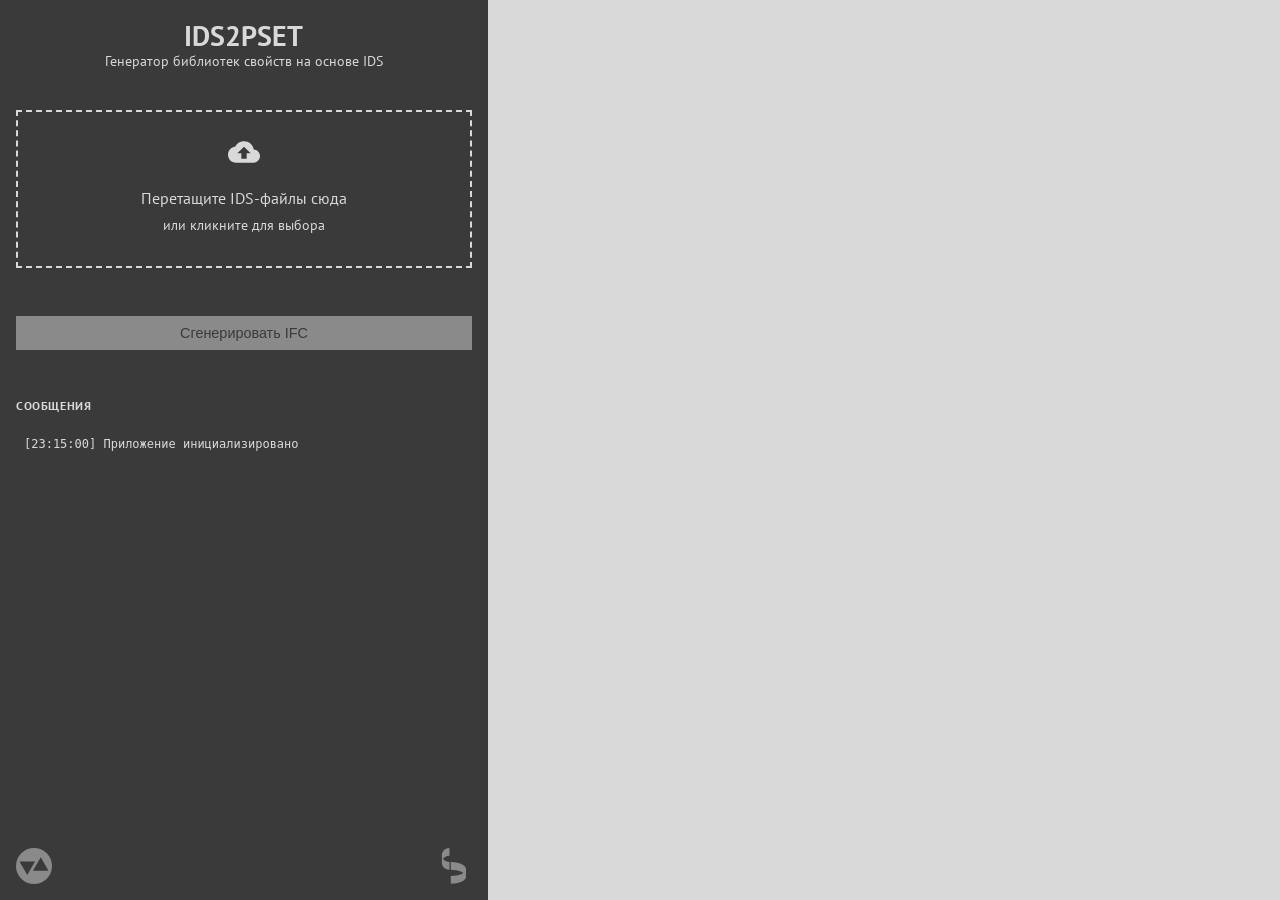
<file: index.html>
<!DOCTYPE html>
<html lang="ru">
<head>
    <meta charset="UTF-8">
    <meta name="viewport" content="width=device-width, initial-scale=1.0">
    <title>IDS2PSET — Генератор библиотек свойств</title>
    <base href="./">
    <link rel="preconnect" href="https://fonts.googleapis.com">
    <link rel="preconnect" href="https://fonts.gstatic.com" crossorigin>
    <link href="https://fonts.googleapis.com/css2?family=PT+Mono&family=PT+Sans:wght@400;700&display=swap" rel="stylesheet">
    <link rel="stylesheet" href="css/style.css?v=17">
    <link rel="icon" href="assets/favicon.svg" type="image/svg+xml">
</head>
<body>
    <div class="app-container">
        <!-- Левая панель: управление и лог -->
        <aside class="sidebar">
            <header class="sidebar__header">
                <h1>IDS2PSET</h1>
                <p>Генератор библиотек свойств на основе IDS</p>
            </header>

            <section class="sidebar__section">
                <!-- <h2 class="sidebar__title">ФАЙЛЫ ДЛЯ ПРОВЕРКИ</h2> -->

                <div class="form-group">
                    <!-- <label>IDS файл:</label> -->
                    <div class="drop-zone" id="drop-zone">
                        <div class="drop-zone__prompt">
                            <svg class="icon" viewBox="0 0 24 24" width="32" height="32">
                                <path fill="currentColor" d="M19.35 10.04C18.67 6.59 15.64 4 12 4 9.11 4 6.6 5.64 5.35 8.04 2.34 8.36 0 10.91 0 14c0 3.31 2.69 6 6 6h13c2.76 0 5-2.24 5-5 0-2.64-2.05-4.78-4.65-4.96zM14 13v4h-4v-4H7l5-5 5 5h-3z"/>
                            </svg>
                            <p>Перетащите IDS-файлы сюда</p>
                            <p class="hint">или кликните для выбора</p>
                        </div>
                        <input type="file" id="file-input" accept=".ids,.xml" multiple hidden>
                    </div>
                </div>

                <!-- Загруженные файлы -->
                <div id="files-list" class="files-list"></div>
            </section>

            <section class="sidebar__section">
                <div class="form-group">
                    <button id="generate-btn" class="btn btn-primary" disabled>Сгенерировать IFC</button>
                </div>
            </section>

            <section class="sidebar__section sidebar__section--grow">
                <h2 class="sidebar__title">СООБЩЕНИЯ</h2>
                <pre id="log-content" class="log-content"></pre>
            </section>

            <footer class="sidebar__footer">
                <div class="contacts">
                    <a
                        href="mailto:vy.dobranov@yandex.ru"
                        aria-label="Contact: Вячеслав Добранов"
                        target="_blank"
                    >
                        <svg
                            width="36"
                            height="36"
                            viewBox="0 0 2000 2000"
                            fill="none"
                            xmlns="http://www.w3.org/2000/svg"
                        >
                            <circle cx="1000" cy="1000" r="1000" fill="#D9D9D9" />
                            <path
                                d="M626 1494L192.987 744L1059.01 744L626 1494Z"
                                fill="#3A3A3A"
                            />
                            <path
                                d="M1374 507L1807.01 1257H940.987L1374 507Z"
                                fill="#3A3A3A"
                            />
                        </svg>
                    </a>
                    <a
                        href="https://ifcopenshell.org/"
                        class="made-in"
                        aria-label="Made with IfcOpenShell"
                        target="_blank"
                    >
                        <svg
                            width="36"
                            height="36"
                            viewBox="0 0 54 80"
                            version="1.1"
                            xmlns="http://www.w3.org/2000/svg"
                            xmlns:xlink="http://www.w3.org/1999/xlink"
                        >
                            <g id="Logo-IfcOpenShell" serif:id="Logo IfcOpenShell">
                                <path
                                    d="M48.534,55.135c1.472,0.904 4.565,2.498 5.189,7.525l-0.01,1.873c-0.68,8.27 -14.958,14.711 -33.905,14.818l0,-17.089c11.549,-0.063 21.998,-2.425 28.725,-7.126l0.001,-0Z"
                                    style="fill: #d9d9d9"
                                />
                                <path
                                    d="M2.62,24.207c-0.98,-0.811 -2.453,-3.42 -2.615,-7.405l-0.005,-1.318c0.115,-8.662 7.422,-15.376 16.974,-15.484l0,16.988c-3.904,0.044 -10.023,1.205 -14.353,7.219l-0,0Z"
                                    style="fill: #d9d9d9"
                                />
                                <path
                                    d="M0,15.671c0.115,8.695 7.466,15.383 16.974,15.484l0,17.013c-9.52,-0.103 -16.859,-6.799 -16.974,-15.484l0,-17.013Z"
                                    style="fill: #d9d9d9"
                                />
                                <path
                                    d="M19.808,48.17l0,-17.014c19.202,0.11 33.684,7.052 33.915,15.881l0,17.014c-0.234,-8.911 -14.971,-15.774 -33.915,-15.881Z"
                                    style="fill: #d9d9d9"
                                />
                            </g>
                        </svg>
                    </a>
                </div>
            </footer>
        </aside>

        <!-- Правая панель: PSet списки -->
        <main class="content">
            <!-- PSet Preview Section -->
            <section id="preview-section" class="hidden">
                <h2 class="content__title">Найденные шаблоны свойств</h2>
                <div class="pset-nav">
                    <button id="pset-nav-prev" class="pset-nav-btn hidden" title="Предыдущая колонка">←</button>
                    <div class="pset-nav-info">
                        <span id="pset-nav-label"></span>
                    </div>
                    <button id="pset-nav-next" class="pset-nav-btn hidden" title="Следующая колонка">→</button>
                </div>
                <div id="pset-container" class="pset-container"></div>
            </section>

            <!-- Progress Section -->
            <section id="progress-section" class="hidden">
                <div class="progress-bar">
                    <div class="progress-bar__fill" id="progress-fill"></div>
                </div>
                <p id="progress-text">Обработка...</p>
            </section>

            <!-- Result Section -->
            <section id="result-section" class="hidden">
                <div class="result success">
                    <h2>✅ IFC-файл сгенерирован успешно!</h2>
                    <div class="stats" id="stats"></div>
                    <p class="file-info" id="file-info"></p>
                    <div class="actions">
                        <button id="download-btn" class="btn btn-primary">⬇ Скачать IFC</button>
                    </div>
                </div>
            </section>
        </main>
    </div>

    <script src="js/pyodide-bridge.js?v=16"></script>
    <script src="js/app.js?v=31"></script>
</body>
</html>
</file>
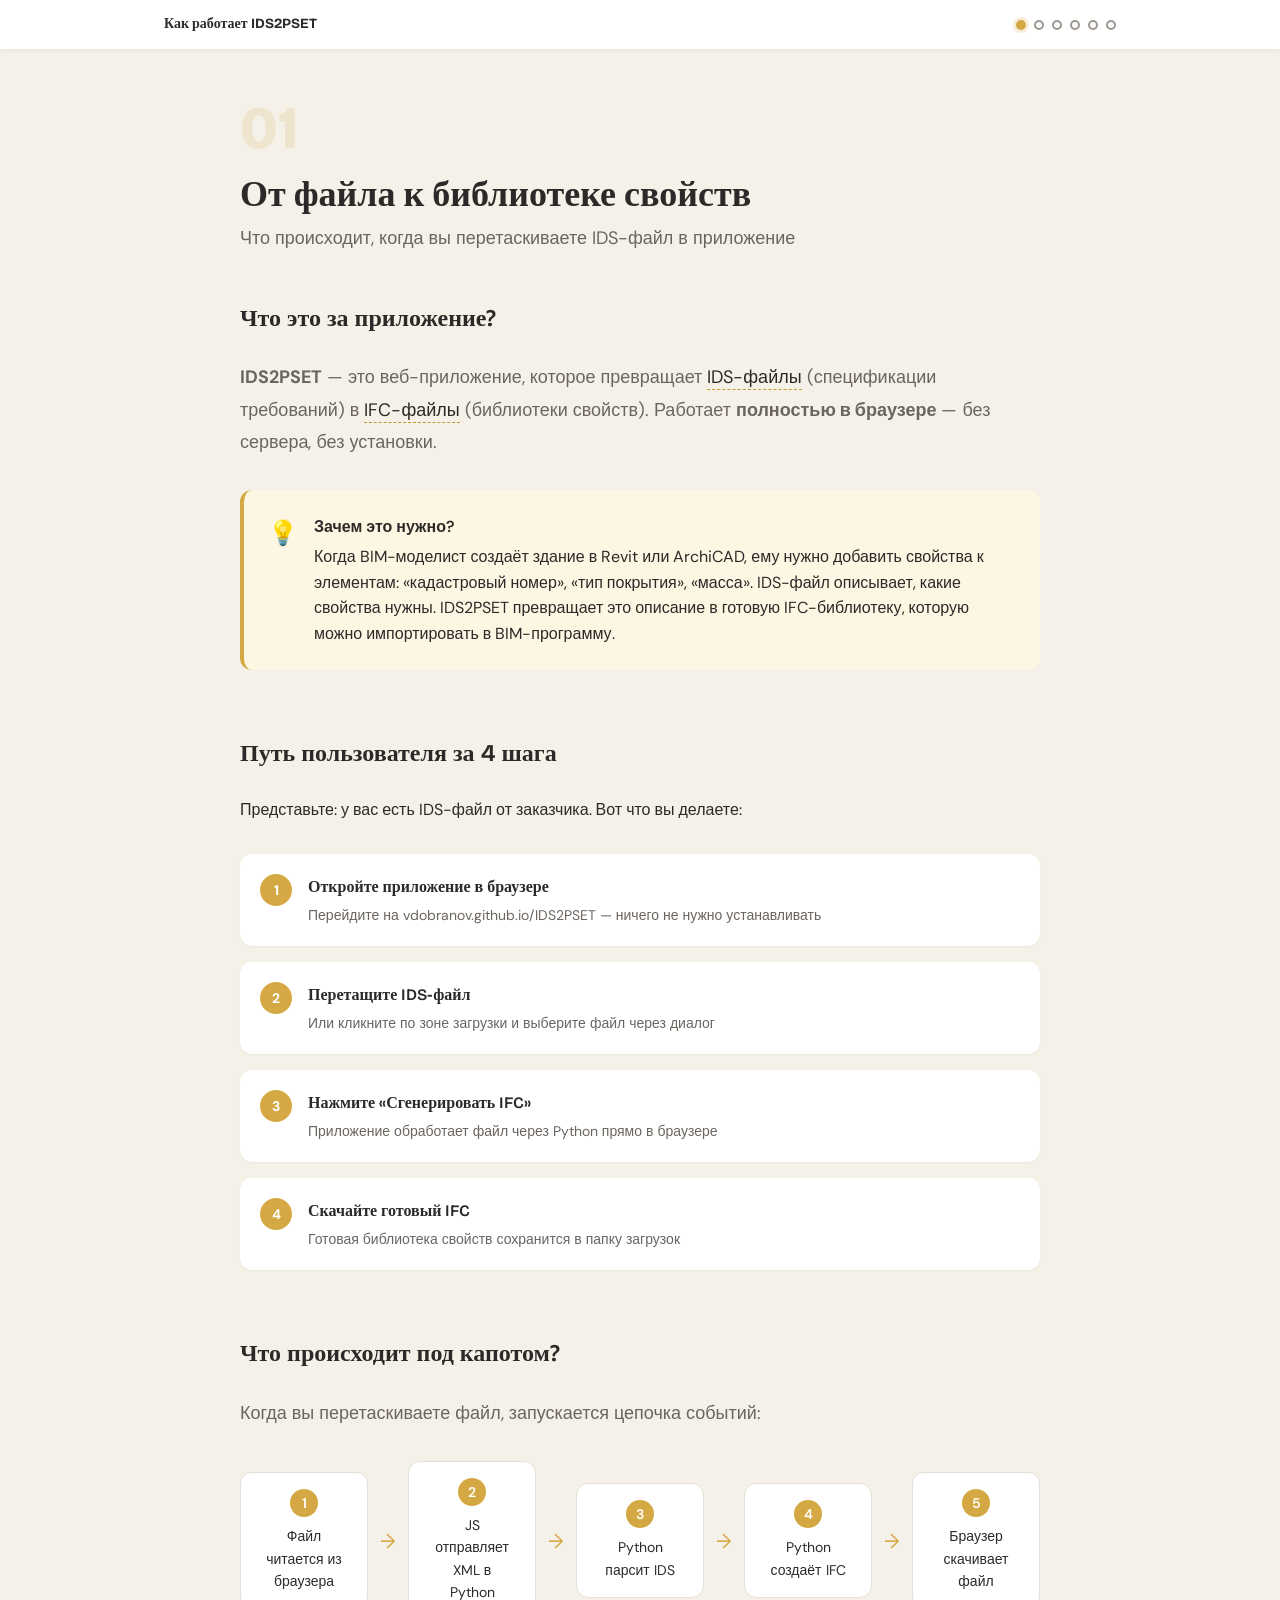
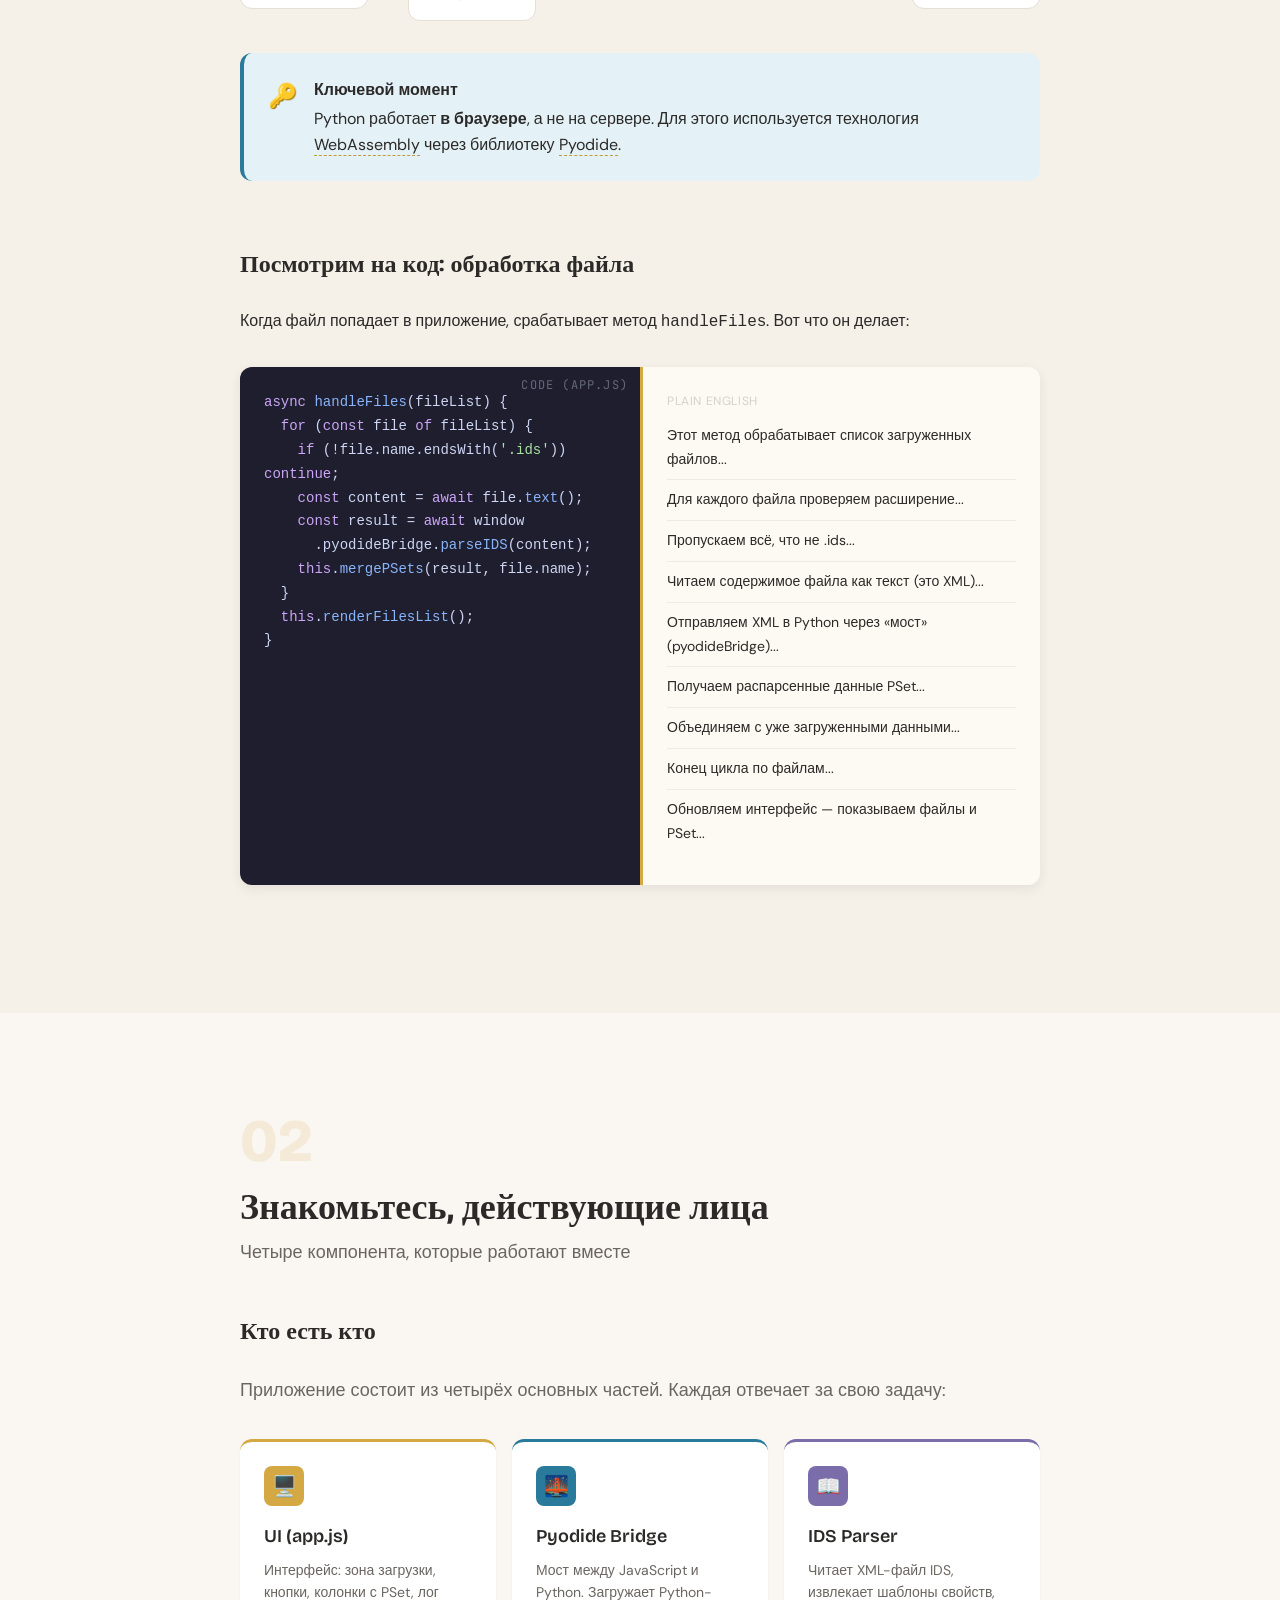
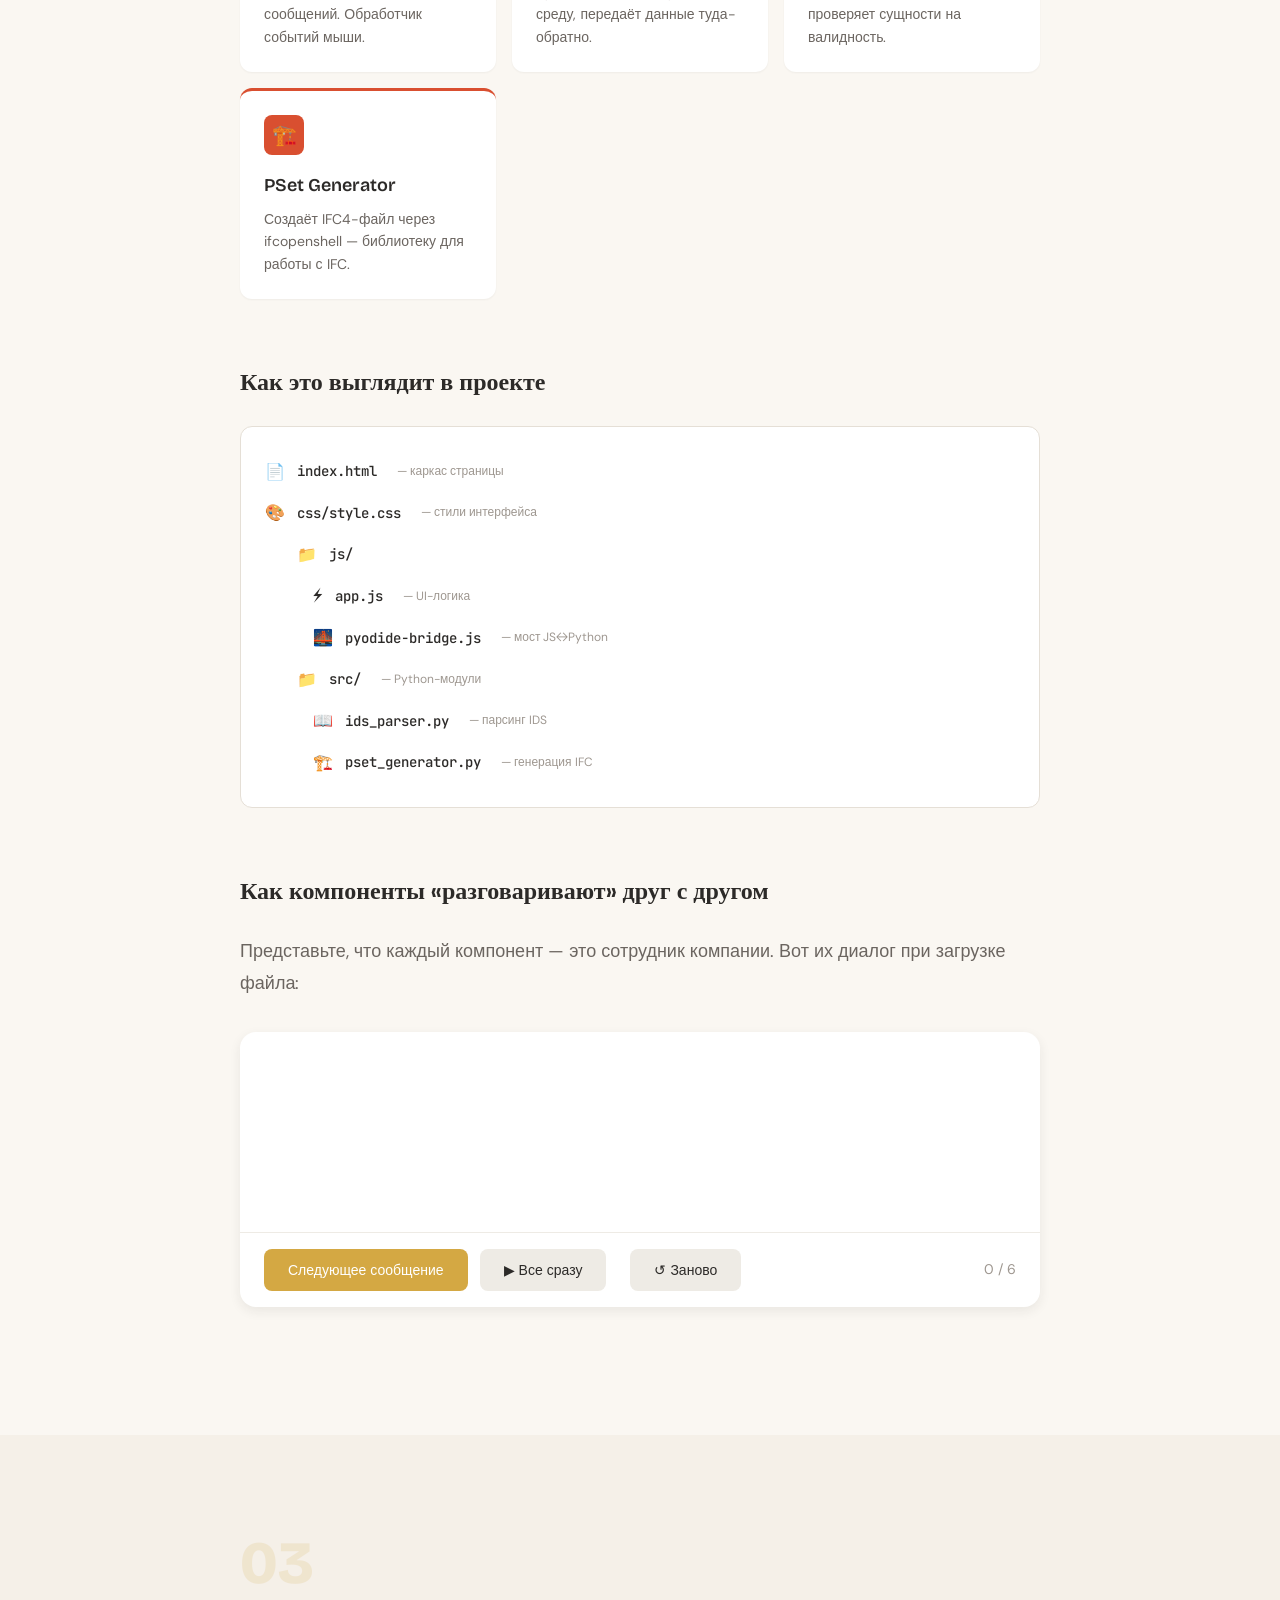
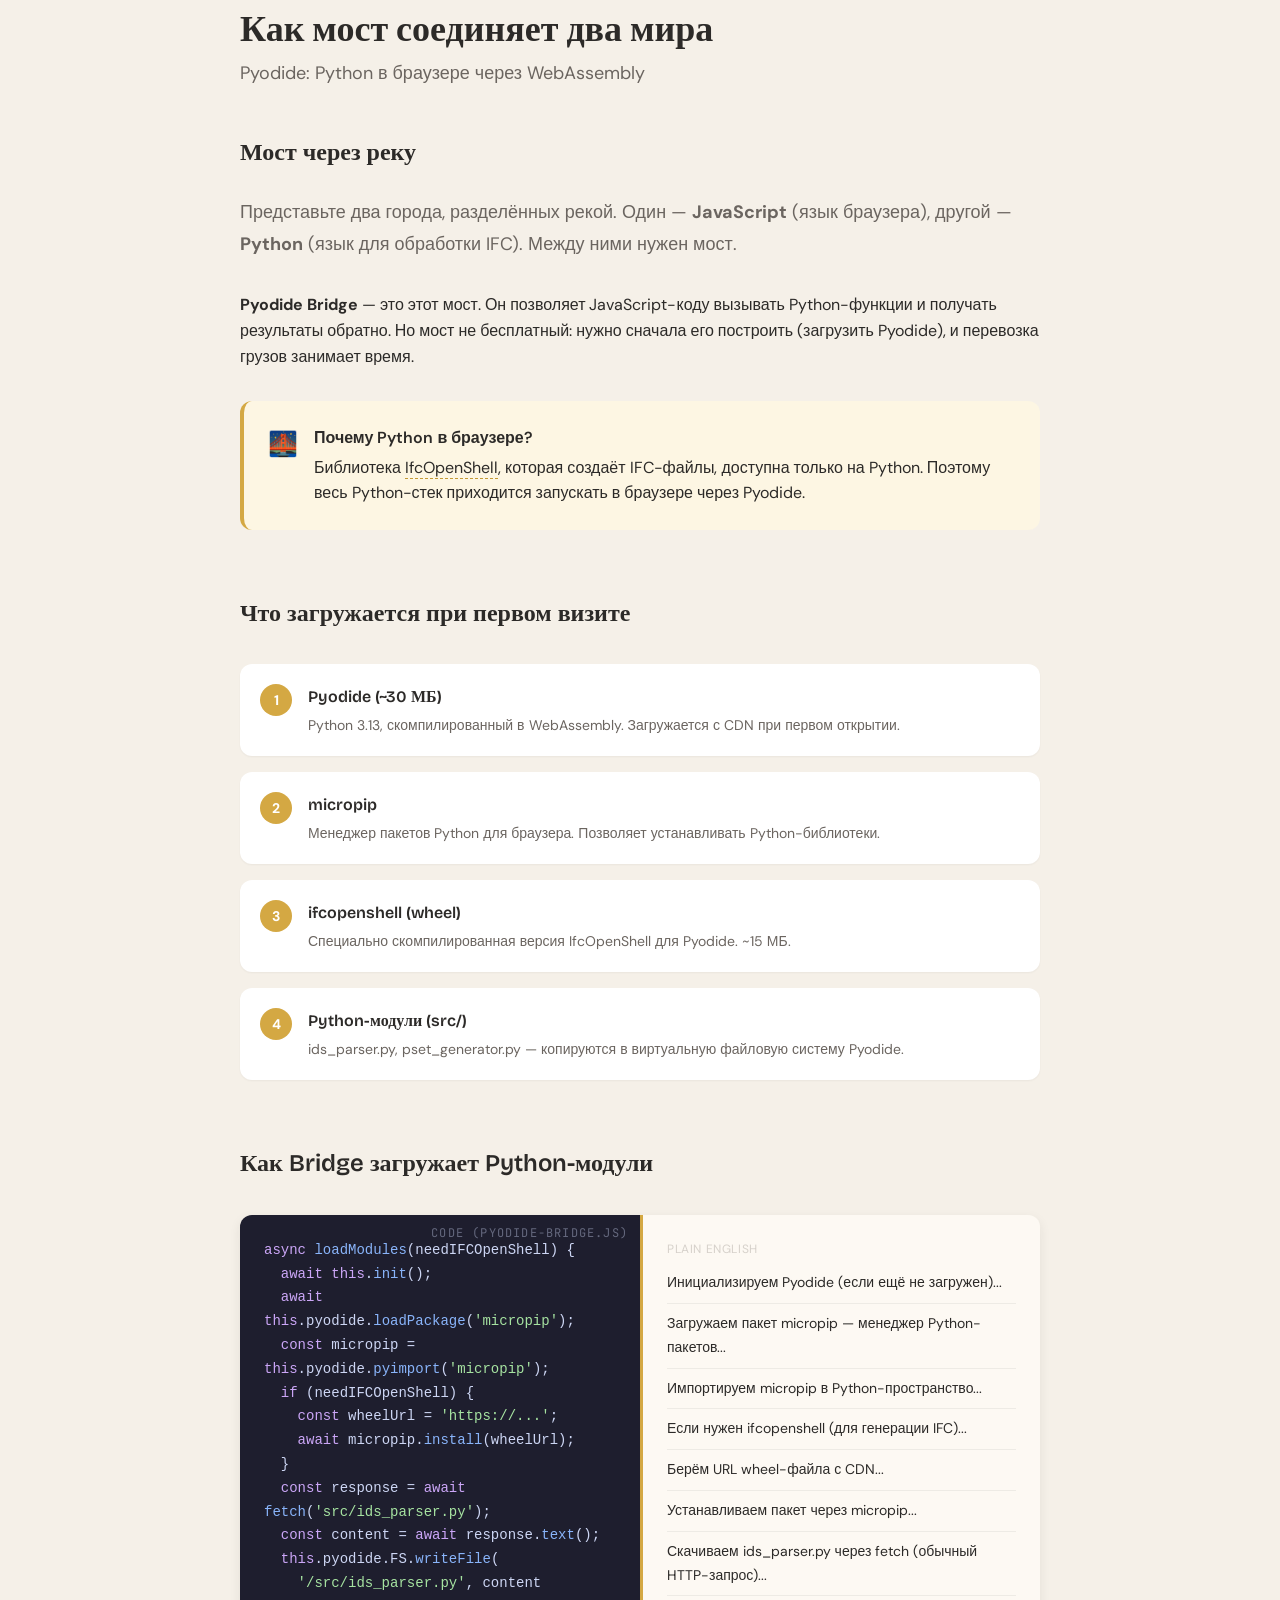
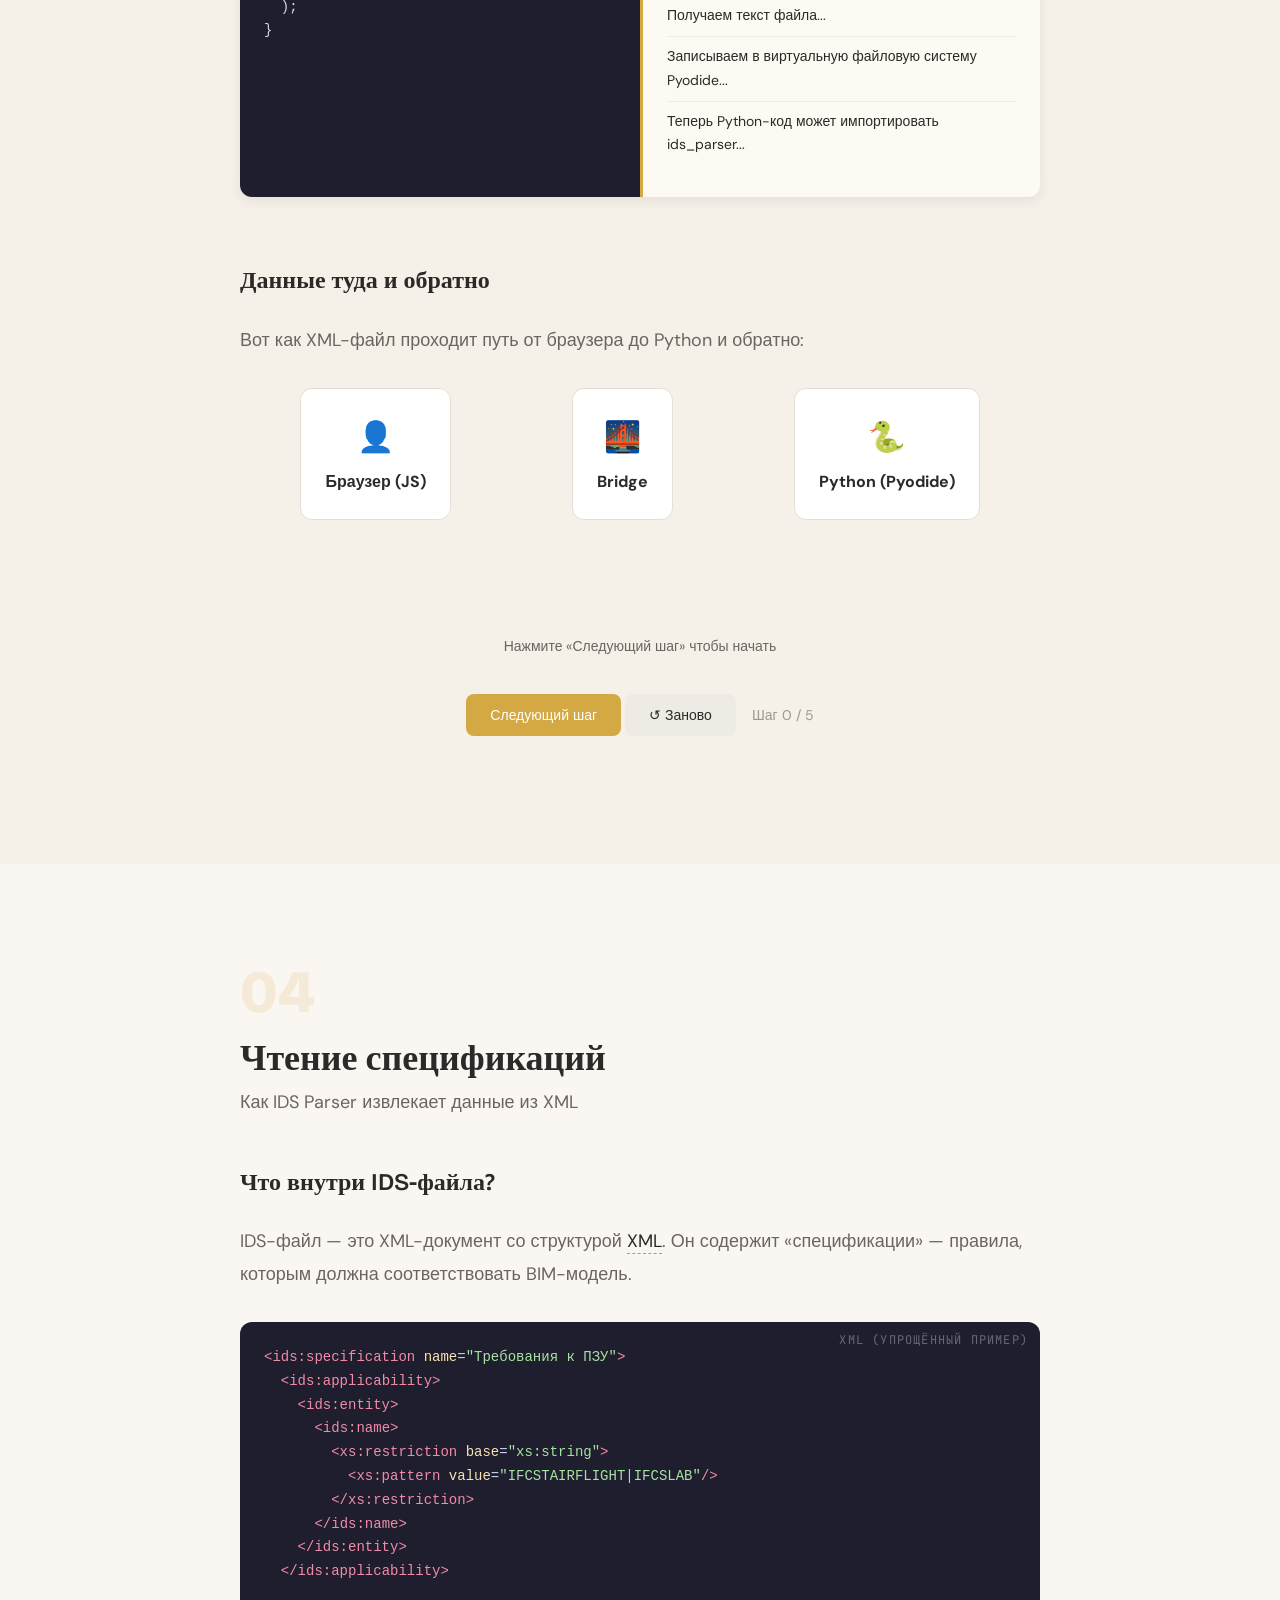
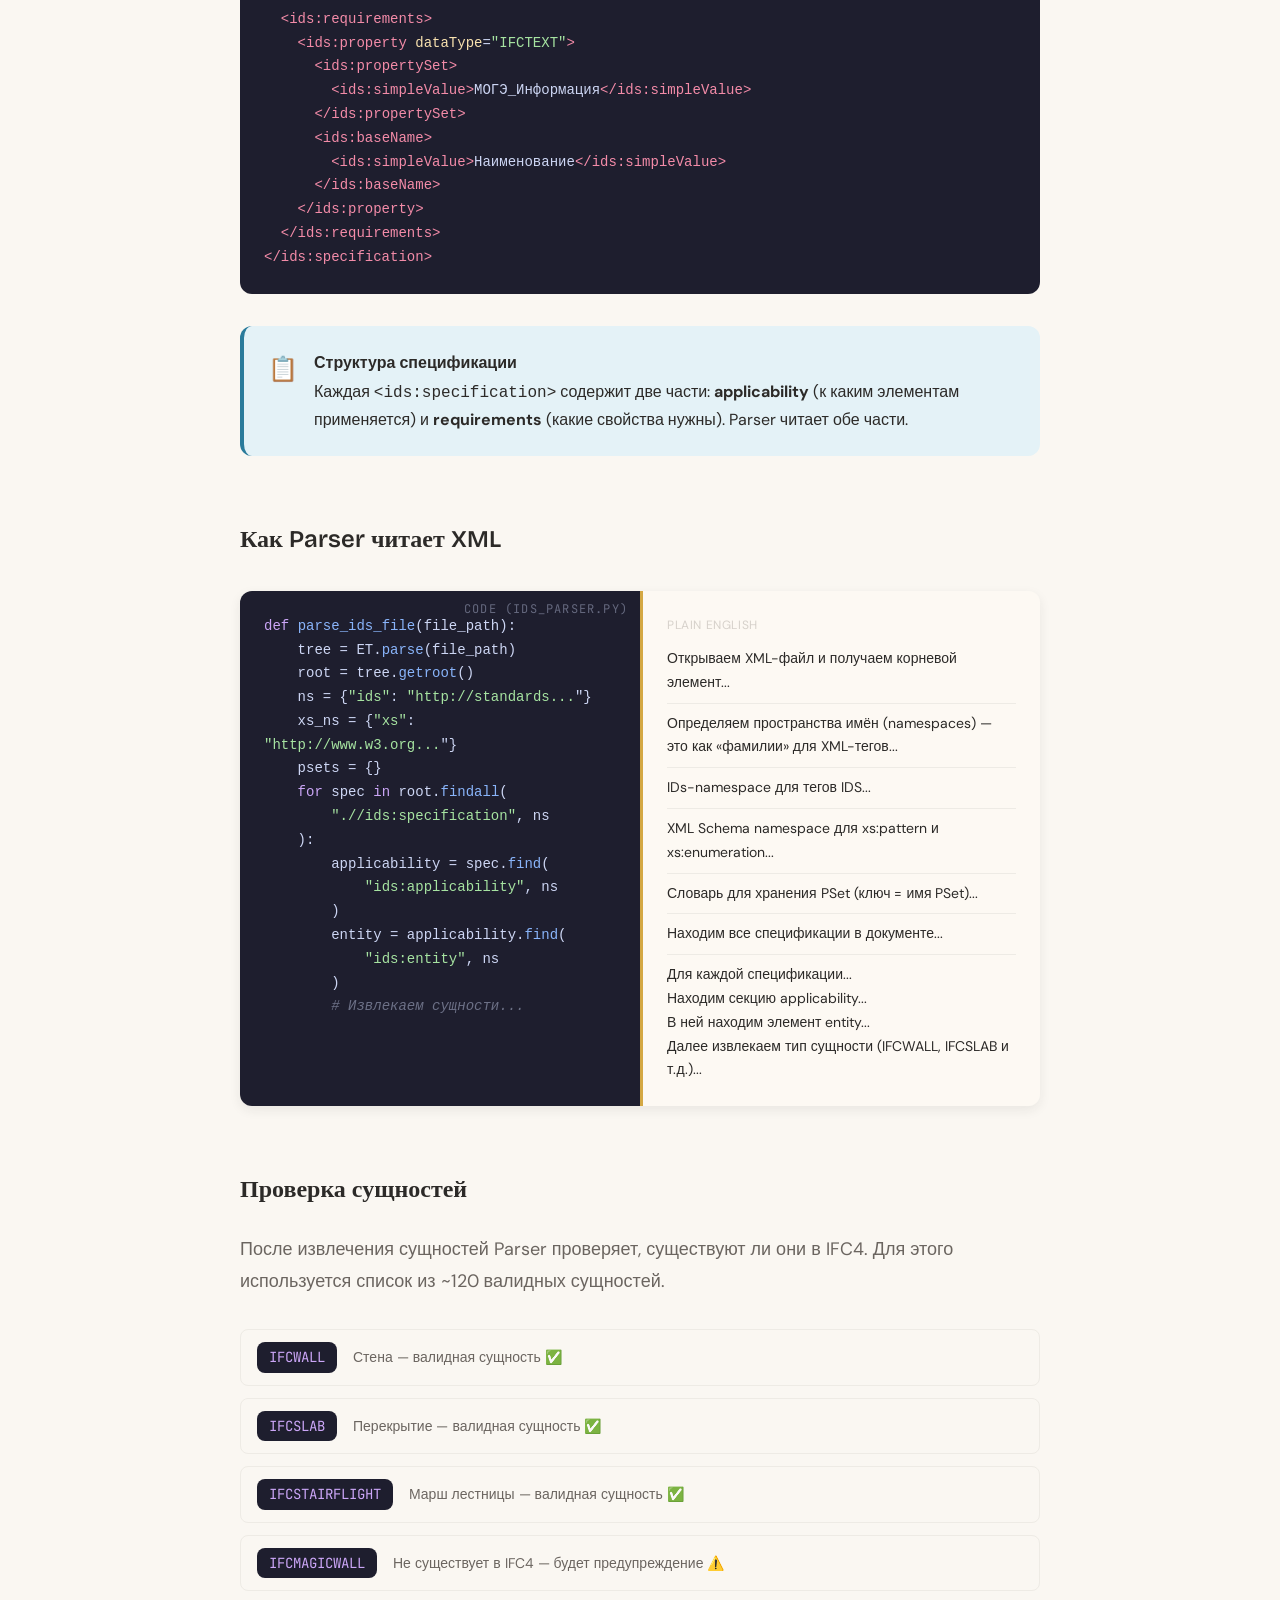
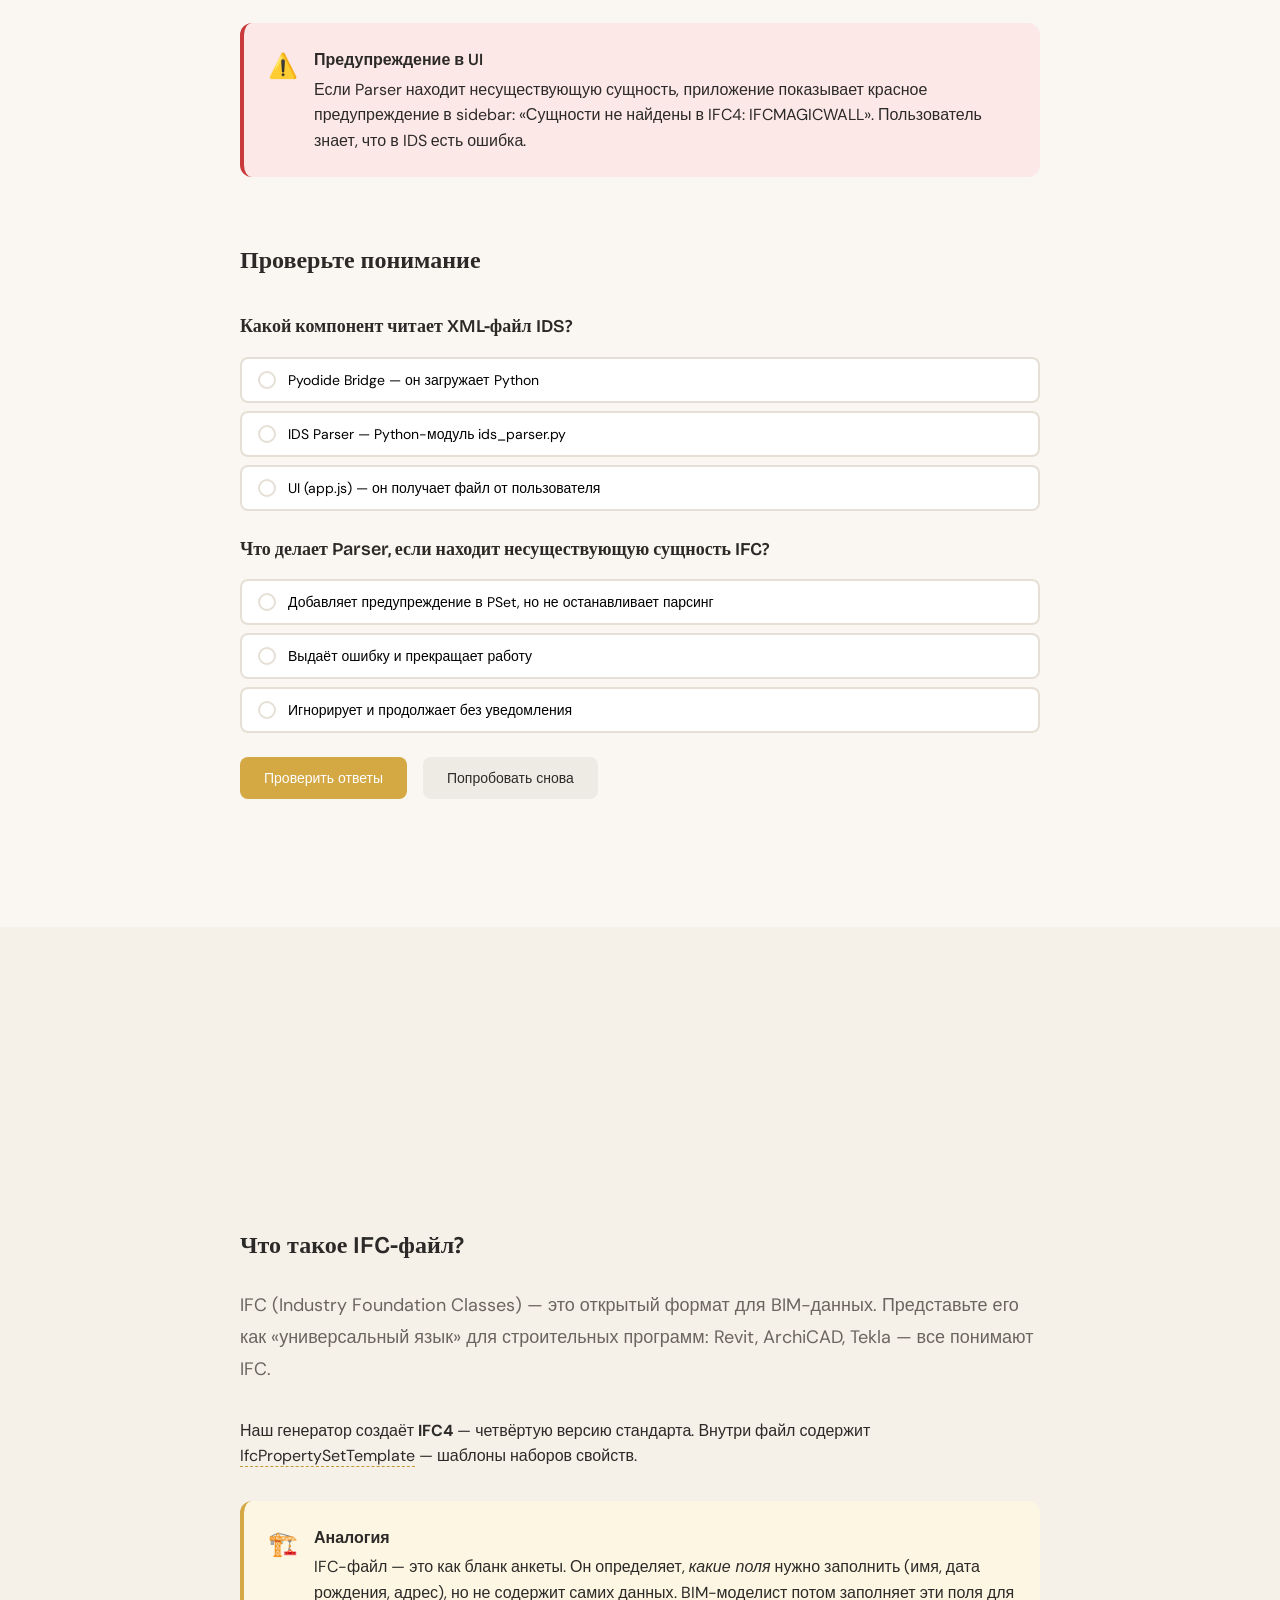
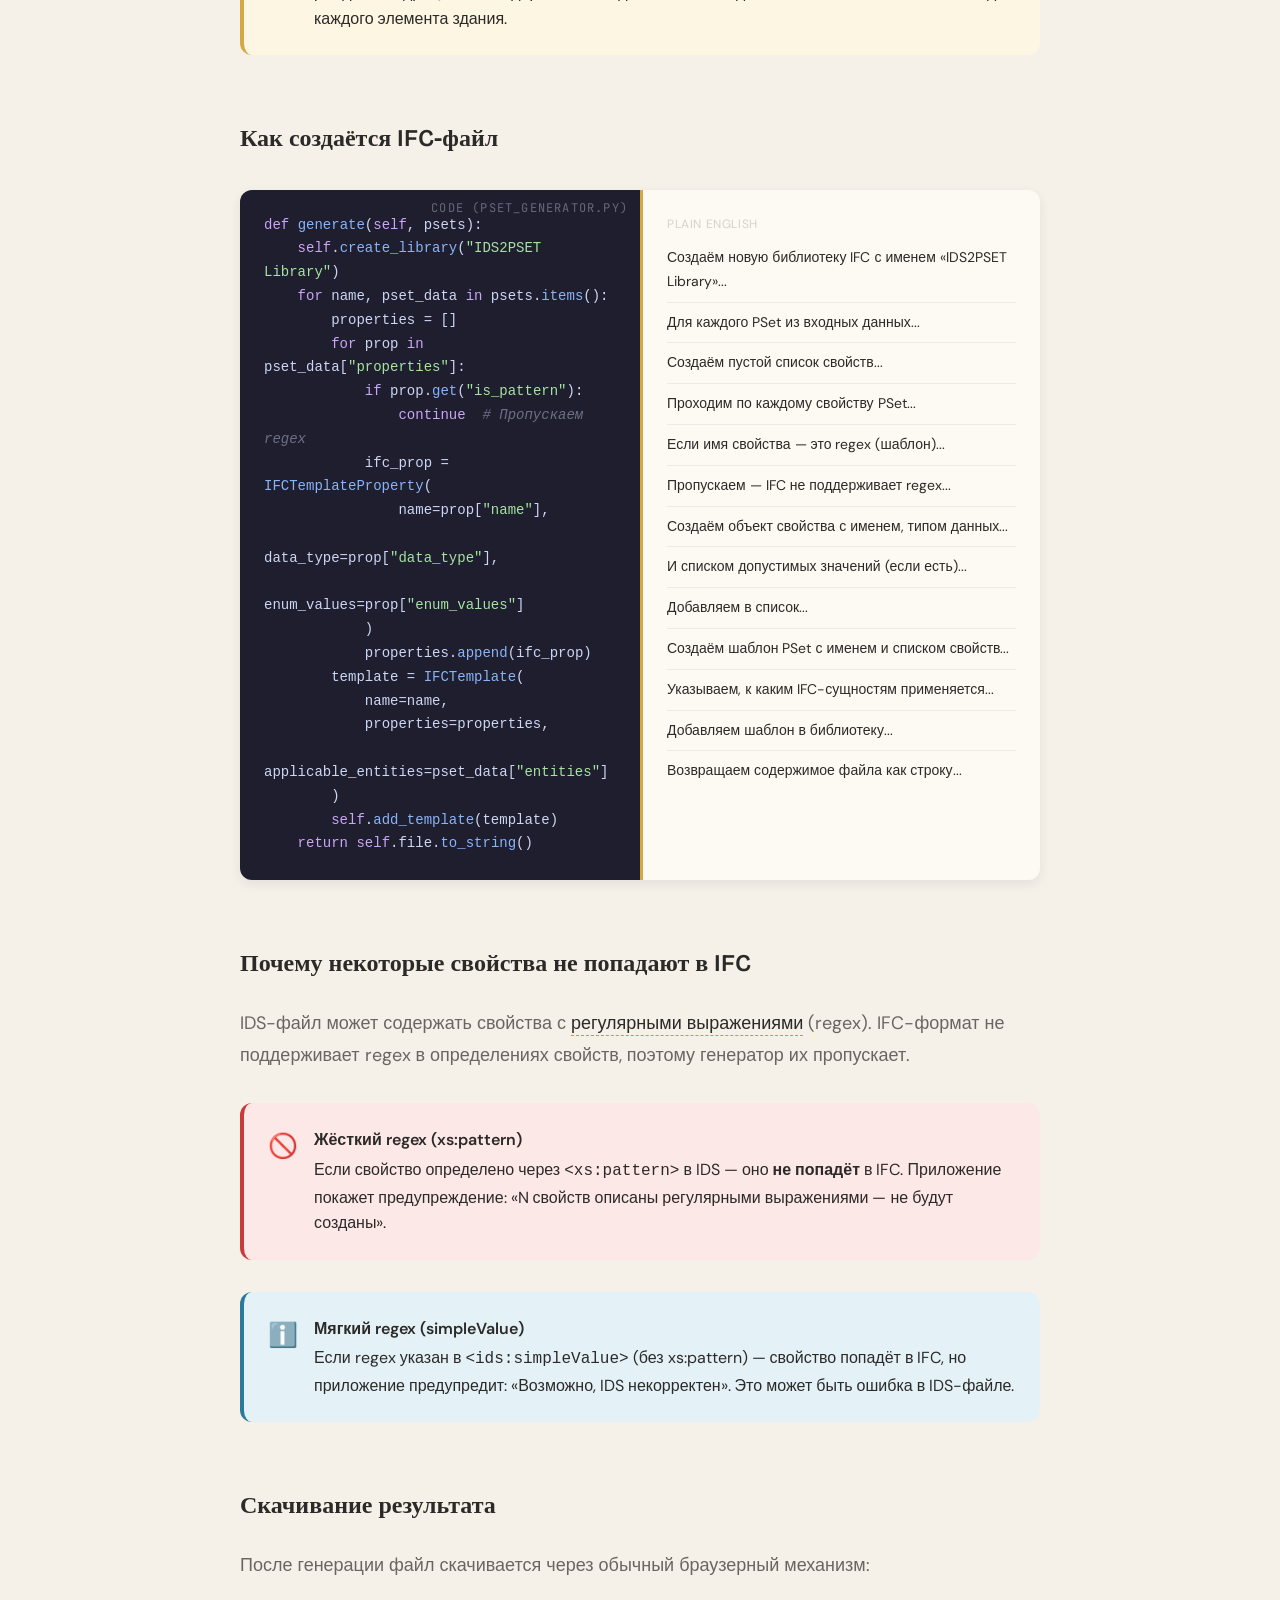
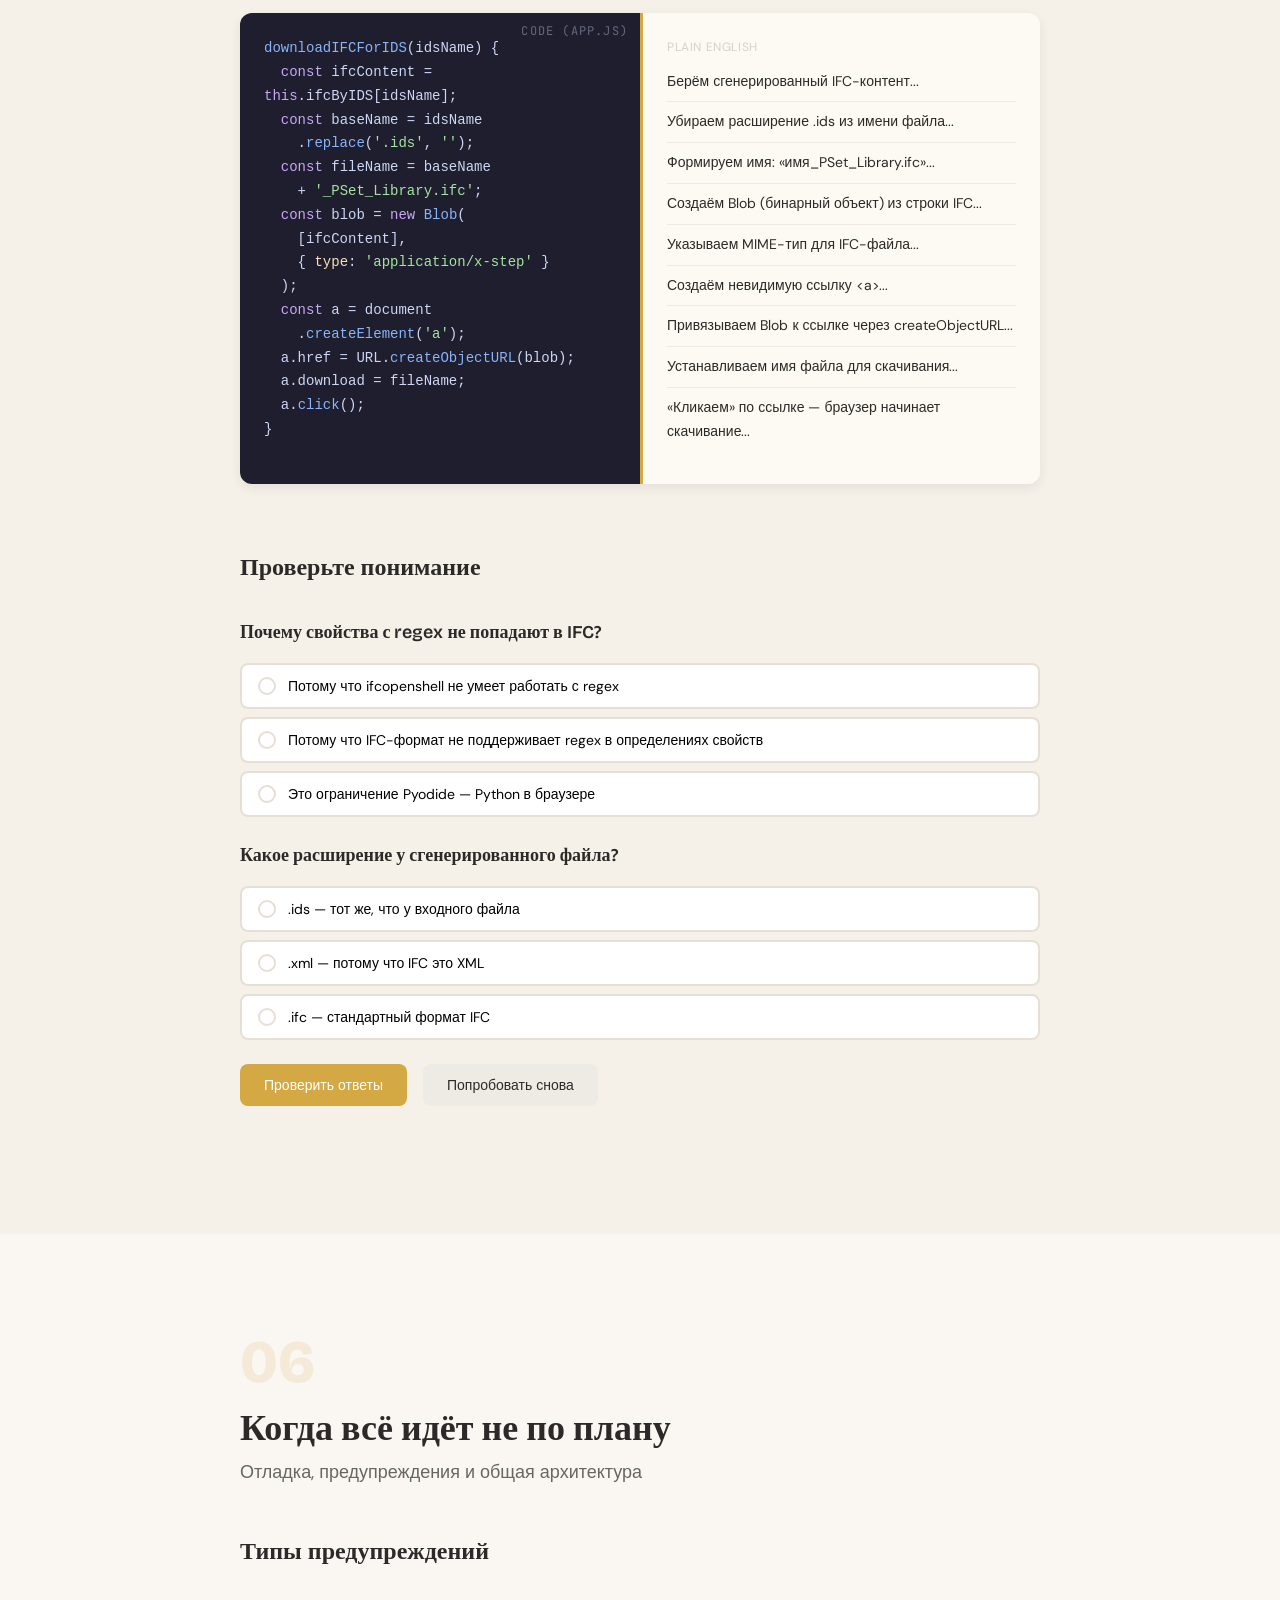
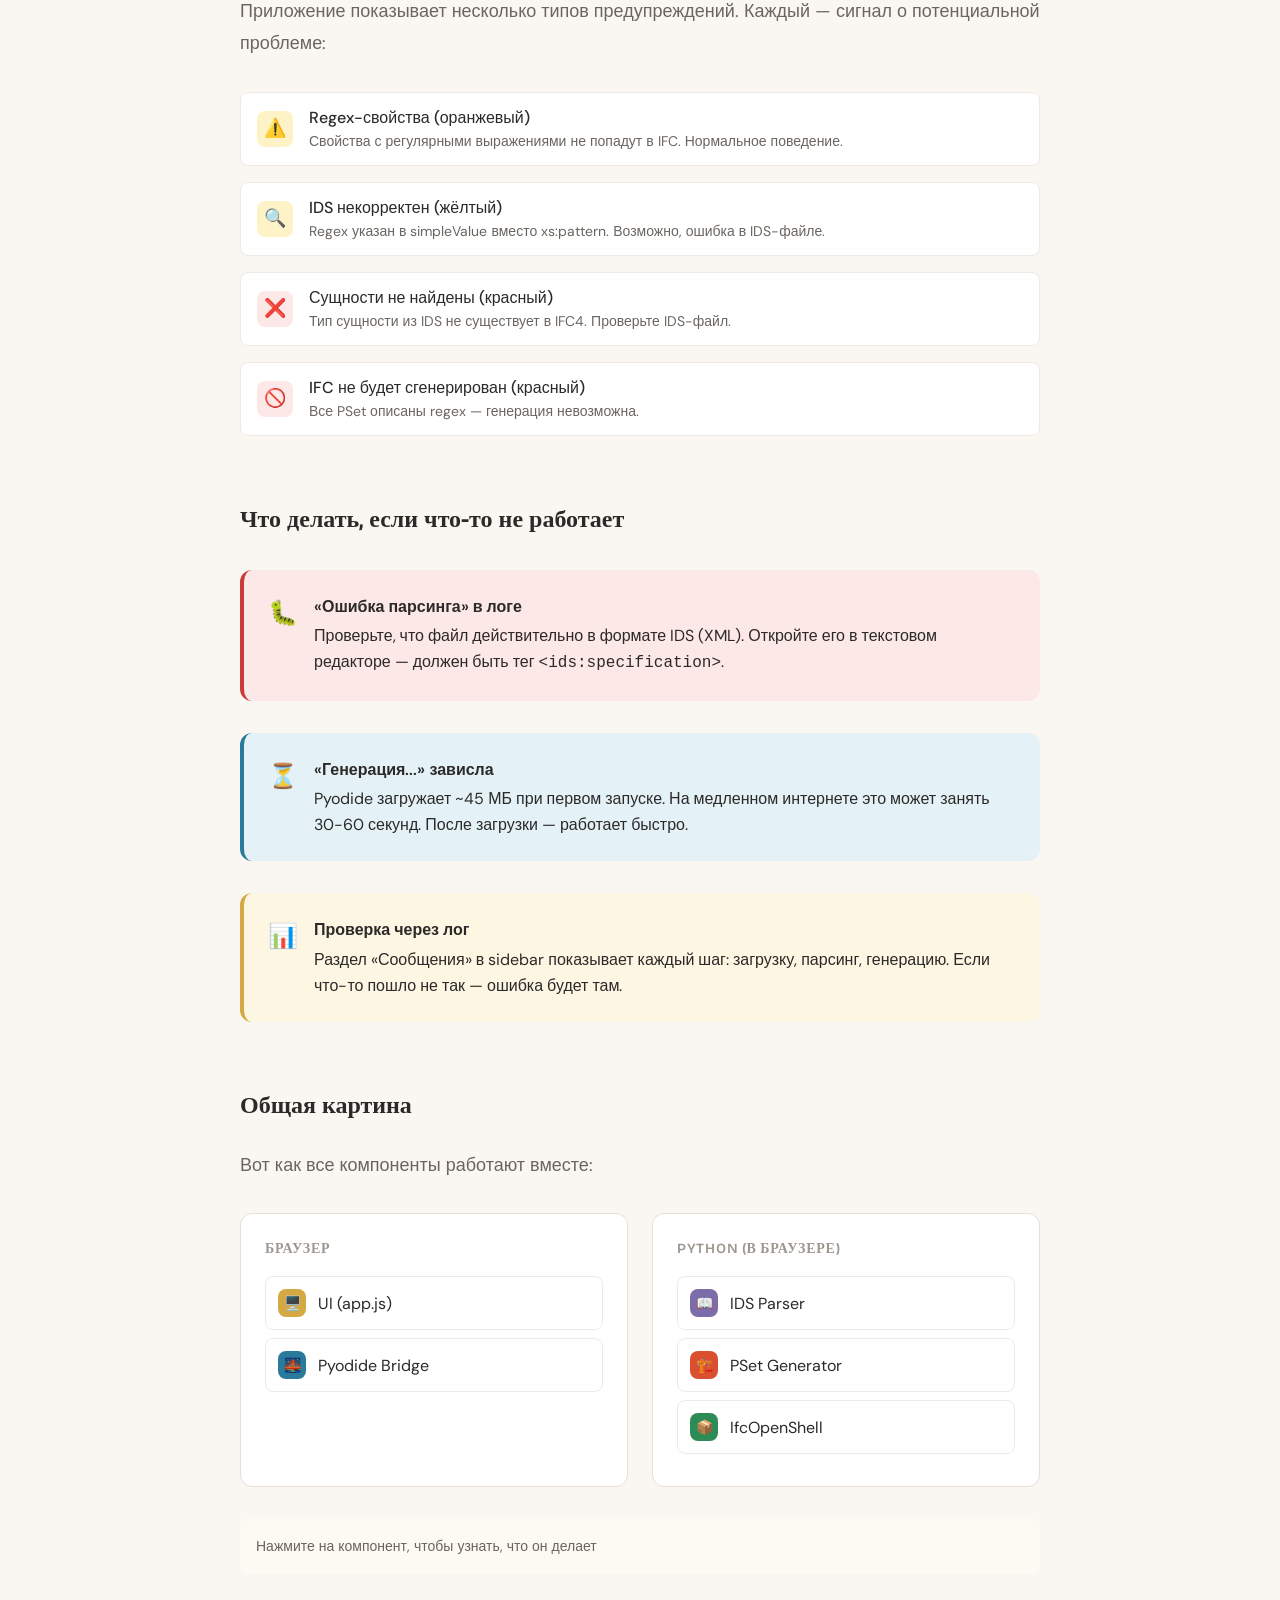
<file: docs/course.html>
<!DOCTYPE html>
<html lang="ru">
<head>
    <meta charset="UTF-8">
    <meta name="viewport" content="width=device-width, initial-scale=1.0">
    <title>Как работает IDS2PSET — интерактивный курс</title>
    <link rel="preconnect" href="https://fonts.googleapis.com">
    <link rel="preconnect" href="https://fonts.gstatic.com" crossorigin>
    <link href="https://fonts.googleapis.com/css2?family=Bricolage+Grotesque:opsz,wght@12..96,400;12..96,600;12..96,700;12..96,800&family=DM+Sans:ital,opsz,wght@0,9..40,300;0,9..40,400;0,9..40,500;0,9..40,600;0,9..40,700;1,9..40,400;1,9..40,500&family=JetBrains+Mono:wght@400;500;600&display=swap" rel="stylesheet">
    <style>
        /* ========== DESIGN SYSTEM ========== */
        :root {
            --color-bg:             #FAF7F2;
            --color-bg-warm:        #F5F0E8;
            --color-bg-code:        #1E1E2E;
            --color-text:           #2C2A28;
            --color-text-secondary: #6B6560;
            --color-text-muted:     #9E9790;
            --color-border:         #E5DFD6;
            --color-border-light:   #EEEBE5;
            --color-surface:        #FFFFFF;
            --color-surface-warm:   #FDF9F3;

            --color-accent:         #D4A843;
            --color-accent-hover:   #C49A35;
            --color-accent-light:   #FDF6E3;
            --color-accent-muted:   #C49A35;

            --color-success:        #2D8B55;
            --color-success-light:  #E8F5EE;
            --color-error:          #C93B3B;
            --color-error-light:    #FDE8E8;
            --color-info:           #2A7B9B;
            --color-info-light:     #E4F2F7;

            --color-actor-1:        #D4A843;
            --color-actor-2:        #2A7B9B;
            --color-actor-3:        #7B6DAA;
            --color-actor-4:        #D94F30;
            --color-actor-5:        #2D8B55;

            --font-display:  'Bricolage Grotesque', Georgia, serif;
            --font-body:     'DM Sans', -apple-system, sans-serif;
            --font-mono:     'JetBrains Mono', 'Fira Code', 'Consolas', monospace;

            --text-xs:   0.75rem;
            --text-sm:   0.875rem;
            --text-base: 1rem;
            --text-lg:   1.125rem;
            --text-xl:   1.25rem;
            --text-2xl:  1.5rem;
            --text-3xl:  1.875rem;
            --text-4xl:  2.25rem;
            --text-5xl:  3rem;
            --text-6xl:  3.75rem;

            --leading-tight:  1.15;
            --leading-snug:   1.3;
            --leading-normal: 1.6;
            --leading-loose:  1.8;

            --space-1:  0.25rem;
            --space-2:  0.5rem;
            --space-3:  0.75rem;
            --space-4:  1rem;
            --space-5:  1.25rem;
            --space-6:  1.5rem;
            --space-8:  2rem;
            --space-10: 2.5rem;
            --space-12: 3rem;
            --space-16: 4rem;
            --space-20: 5rem;
            --space-24: 6rem;

            --content-width:     800px;
            --content-width-wide: 1000px;
            --nav-height:        50px;
            --radius-sm:  8px;
            --radius-md:  12px;
            --radius-lg:  16px;
            --radius-full: 9999px;

            --shadow-sm:  0 1px 2px rgba(44, 42, 40, 0.05);
            --shadow-md:  0 4px 12px rgba(44, 42, 40, 0.08);
            --shadow-lg:  0 8px 24px rgba(44, 42, 40, 0.1);
            --shadow-xl:  0 16px 48px rgba(44, 42, 40, 0.12);

            --ease-out:    cubic-bezier(0.16, 1, 0.3, 1);
            --ease-in-out: cubic-bezier(0.65, 0, 0.35, 1);
            --duration-fast:   150ms;
            --duration-normal: 300ms;
            --duration-slow:   500ms;
            --stagger-delay:   120ms;
        }

        /* ========== RESET & BASE ========== */
        *, *::before, *::after { box-sizing: border-box; margin: 0; padding: 0; }
        html {
            scroll-snap-type: y proximity;
            scroll-behavior: smooth;
            font-size: 16px;
        }
        body {
            font-family: var(--font-body);
            font-size: var(--text-base);
            line-height: var(--leading-normal);
            color: var(--color-text);
            background: var(--color-bg);
            background-image: radial-gradient(ellipse at 20% 50%, rgba(212, 168, 67, 0.04) 0%, transparent 50%);
            -webkit-font-smoothing: antialiased;
        }
        ::-webkit-scrollbar { width: 6px; }
        ::-webkit-scrollbar-track { background: transparent; }
        ::-webkit-scrollbar-thumb { background: var(--color-border); border-radius: var(--radius-full); }

        /* ========== NAVIGATION ========== */
        .nav {
            position: fixed; top: 0; left: 0; right: 0; z-index: 100;
            height: var(--nav-height);
            background: var(--color-surface);
            border-bottom: 1px solid var(--color-border-light);
            box-shadow: var(--shadow-sm);
        }
        .progress-bar {
            position: absolute; bottom: 0; left: 0;
            height: 3px; background: var(--color-accent);
            width: 0; transition: width 100ms linear;
        }
        .nav-inner {
            display: flex; align-items: center; justify-content: space-between;
            height: 100%; max-width: var(--content-width-wide); margin: 0 auto; padding: 0 var(--space-6);
        }
        .nav-title {
            font-family: var(--font-display); font-weight: 700; font-size: var(--text-sm);
            color: var(--color-text);
        }
        .nav-dots { display: flex; gap: var(--space-2); }
        .nav-dot {
            width: 10px; height: 10px; border-radius: 50%;
            border: 2px solid var(--color-text-muted);
            background: transparent; cursor: pointer; padding: 0;
            transition: all var(--duration-normal) var(--ease-out);
            position: relative;
        }
        .nav-dot:hover { border-color: var(--color-accent); }
        .nav-dot.current { border-color: var(--color-accent); background: var(--color-accent); box-shadow: 0 0 0 3px rgba(212,168,67,0.2); }
        .nav-dot.visited { background: var(--color-accent); border-color: var(--color-accent); }
        .nav-dot .nav-dot-tooltip {
            display: none; position: absolute; bottom: 140%; left: 50%; transform: translateX(-50%);
            background: var(--color-bg-code); color: #CDD6F4; font-size: var(--text-xs);
            padding: var(--space-1) var(--space-3); border-radius: var(--radius-sm);
            white-space: nowrap; z-index: 200;
        }
        .nav-dot:hover .nav-dot-tooltip { display: block; }

        /* ========== MODULES ========== */
        .module {
            min-height: 100dvh;
            min-height: 100vh;
            scroll-snap-align: start;
            padding: calc(var(--nav-height) + var(--space-12)) var(--space-6) var(--space-16);
        }
        .module-content {
            max-width: var(--content-width);
            margin: 0 auto;
        }
        .module-content-wide {
            max-width: var(--content-width-wide);
            margin: 0 auto;
        }
        .module-header {
            margin-bottom: var(--space-12);
        }
        .module-number {
            font-family: var(--font-display); font-weight: 800;
            font-size: var(--text-6xl); color: var(--color-accent); opacity: 0.15;
            line-height: 1;
        }
        .module-title {
            font-family: var(--font-display); font-weight: 700;
            font-size: var(--text-4xl); line-height: var(--leading-tight);
            margin-top: var(--space-4);
        }
        .module-subtitle {
            font-size: var(--text-lg); color: var(--color-text-secondary);
            margin-top: var(--space-3); line-height: var(--leading-snug);
        }

        /* ========== SCREENS ========== */
        .screen {
            margin-bottom: var(--space-16);
        }
        .screen-heading {
            font-family: var(--font-display); font-weight: 600;
            font-size: var(--text-2xl); margin-bottom: var(--space-6);
        }
        .lead {
            font-size: var(--text-lg); color: var(--color-text-secondary);
            line-height: var(--leading-loose); margin-bottom: var(--space-8);
        }

        /* ========== ANIMATIONS ========== */
        .animate-in {
            opacity: 0;
            transform: translateY(20px);
            transition: opacity var(--duration-slow) var(--ease-out),
                        transform var(--duration-slow) var(--ease-out);
        }
        .animate-in.visible {
            opacity: 1;
            transform: translateY(0);
        }
        .stagger-children > .animate-in {
            transition-delay: calc(var(--stagger-index, 0) * var(--stagger-delay));
        }
        @keyframes fadeSlideUp {
            from { opacity: 0; transform: translateY(12px); }
            to { opacity: 1; transform: translateY(0); }
        }
        @keyframes typingBounce {
            0%, 60%, 100% { transform: translateY(0); }
            30% { transform: translateY(-6px); }
        }
        @keyframes pulseGlow {
            0%, 100% { box-shadow: 0 0 0 0 rgba(212,168,67,0.3); }
            50% { box-shadow: 0 0 0 8px rgba(212,168,67,0); }
        }
        @keyframes flowPacket {
            0% { opacity: 1; }
            80% { opacity: 1; }
            100% { opacity: 0; }
        }

        /* ========== CODE BLOCKS ========== */
        .code-block {
            background: var(--color-bg-code);
            color: #CDD6F4;
            padding: var(--space-6);
            border-radius: var(--radius-md);
            font-family: var(--font-mono);
            font-size: var(--text-sm);
            line-height: 1.7;
            overflow-x: hidden;
            margin: var(--space-6) 0;
        }
        .code-block pre, .code-block code {
            white-space: pre-wrap;
            word-break: break-word;
            overflow-x: hidden;
        }
        .code-block .code-label {
            position: absolute; top: var(--space-2); right: var(--space-3);
            font-size: var(--text-xs); text-transform: uppercase;
            letter-spacing: 0.1em; opacity: 0.4;
        }
        .code-keyword  { color: #CBA6F7; }
        .code-string   { color: #A6E3A1; }
        .code-function { color: #89B4FA; }
        .code-comment  { color: #6C7086; font-style: italic; }
        .code-number   { color: #FAB387; }
        .code-property { color: #F9E2AF; }
        .code-operator { color: #94E2D5; }
        .code-tag      { color: #F38BA8; }
        .code-attr     { color: #F9E2AF; }
        .code-value    { color: #A6E3A1; }

        /* ========== TRANSLATION BLOCKS ========== */
        .translation-block {
            display: grid;
            grid-template-columns: 1fr 1fr;
            gap: 0;
            border-radius: var(--radius-md);
            overflow: hidden;
            box-shadow: var(--shadow-md);
            margin: var(--space-8) 0;
        }
        .translation-code {
            background: var(--color-bg-code);
            color: #CDD6F4;
            padding: var(--space-6);
            font-family: var(--font-mono);
            font-size: var(--text-sm);
            line-height: 1.7;
            position: relative;
            overflow-x: hidden;
        }
        .translation-code pre, .translation-code code {
            white-space: pre-wrap;
            word-break: break-word;
            overflow-x: hidden;
        }
        .translation-english {
            background: var(--color-surface-warm);
            padding: var(--space-6);
            font-size: var(--text-sm);
            line-height: 1.7;
            border-left: 3px solid var(--color-accent);
        }
        .translation-label {
            position: absolute;
            top: var(--space-2); right: var(--space-3);
            font-size: var(--text-xs); text-transform: uppercase;
            letter-spacing: 0.1em; opacity: 0.4;
        }
        .translation-english .translation-label {
            position: static; color: var(--color-text-muted);
            font-size: var(--text-xs); text-transform: uppercase;
            letter-spacing: 0.05em; margin-bottom: var(--space-3); display: block;
        }
        .tl {
            margin-bottom: var(--space-2);
            padding-bottom: var(--space-2);
            border-bottom: 1px solid var(--color-border-light);
        }
        .tl:last-child { border-bottom: none; }

        @media (max-width: 768px) {
            .translation-block { grid-template-columns: 1fr; }
            .translation-english { border-left: none; border-top: 3px solid var(--color-accent); }
        }

        /* ========== CALLOUTS ========== */
        .callout {
            display: flex; gap: var(--space-4);
            padding: var(--space-6);
            border-radius: var(--radius-md);
            margin: var(--space-8) 0;
            border-left: 4px solid;
        }
        .callout-accent {
            background: var(--color-accent-light);
            border-left-color: var(--color-accent);
        }
        .callout-info {
            background: var(--color-info-light);
            border-left-color: var(--color-info);
        }
        .callout-warning {
            background: var(--color-error-light);
            border-left-color: var(--color-error);
        }
        .callout-icon { font-size: var(--text-2xl); flex-shrink: 0; }
        .callout-content { line-height: var(--leading-normal); }
        .callout-title { font-weight: 600; display: block; margin-bottom: var(--space-1); }

        /* ========== PATTERN CARDS ========== */
        .pattern-cards {
            display: grid;
            grid-template-columns: repeat(auto-fit, minmax(220px, 1fr));
            gap: var(--space-4);
            margin: var(--space-8) 0;
        }
        .pattern-card {
            background: var(--color-surface);
            border-radius: var(--radius-md);
            padding: var(--space-6);
            box-shadow: var(--shadow-sm);
            transition: transform var(--duration-normal) var(--ease-out), box-shadow var(--duration-normal);
        }
        .pattern-card:hover {
            transform: translateY(-4px);
            box-shadow: var(--shadow-md);
        }
        .pattern-icon {
            width: 40px; height: 40px; border-radius: var(--radius-sm);
            display: flex; align-items: center; justify-content: center;
            font-size: var(--text-xl); margin-bottom: var(--space-4);
        }
        .pattern-title {
            font-family: var(--font-display); font-weight: 600;
            font-size: var(--text-lg); margin-bottom: var(--space-2);
        }
        .pattern-desc {
            font-size: var(--text-sm); color: var(--color-text-secondary);
            line-height: var(--leading-normal);
        }

        /* ========== FLOW DIAGRAM ========== */
        .flow-steps {
            display: flex; align-items: center; gap: var(--space-3);
            margin: var(--space-8) 0; flex-wrap: wrap;
        }
        .flow-step {
            background: var(--color-surface);
            border: 1px solid var(--color-border);
            border-radius: var(--radius-md);
            padding: var(--space-4) var(--space-5);
            text-align: center;
            flex: 1; min-width: 120px;
        }
        .flow-step-num {
            display: inline-flex; align-items: center; justify-content: center;
            width: 28px; height: 28px; border-radius: 50%;
            background: var(--color-accent); color: white;
            font-size: var(--text-sm); font-weight: 600;
            margin-bottom: var(--space-2);
        }
        .flow-step p { font-size: var(--text-sm); }
        .flow-arrow {
            font-size: var(--text-xl); color: var(--color-accent); flex-shrink: 0;
        }
        @media (max-width: 768px) {
            .flow-steps { flex-direction: column; }
            .flow-arrow { transform: rotate(90deg); }
        }

        /* ========== ICON-LABEL ROWS ========== */
        .icon-row {
            display: flex; flex-direction: column; gap: var(--space-4);
            margin: var(--space-6) 0;
        }
        .icon-row-item {
            display: flex; align-items: center; gap: var(--space-4);
            padding: var(--space-3) var(--space-4);
            background: var(--color-surface);
            border: 1px solid var(--color-border-light);
            border-radius: var(--radius-sm);
        }
        .icon-row-icon {
            width: 36px; height: 36px; border-radius: var(--radius-sm);
            display: flex; align-items: center; justify-content: center;
            font-size: var(--text-lg); flex-shrink: 0;
        }
        .icon-row-label { font-weight: 500; }
        .icon-row-desc { font-size: var(--text-sm); color: var(--color-text-secondary); }

        /* ========== NUMBERED STEP CARDS ========== */
        .step-cards {
            display: flex; flex-direction: column; gap: var(--space-4);
            margin: var(--space-8) 0;
        }
        .step-card {
            display: flex; gap: var(--space-4); align-items: flex-start;
            padding: var(--space-5);
            background: var(--color-surface);
            border-radius: var(--radius-md);
            box-shadow: var(--shadow-sm);
        }
        .step-num {
            width: 32px; height: 32px; border-radius: 50%;
            background: var(--color-accent); color: white;
            display: flex; align-items: center; justify-content: center;
            font-weight: 700; font-size: var(--text-sm); flex-shrink: 0;
        }
        .step-content { flex: 1; }
        .step-content h4 { font-family: var(--font-display); font-weight: 600; margin-bottom: var(--space-1); }
        .step-content p { font-size: var(--text-sm); color: var(--color-text-secondary); }

        /* ========== GLOSSARY TOOLTIPS ========== */
        .term {
            border-bottom: 1.5px dashed var(--color-accent-muted);
            cursor: pointer;
            position: relative;
            color: var(--color-text);
        }
        .term:hover, .term.active {
            border-bottom-color: var(--color-accent);
            color: var(--color-accent);
        }
        .term-tooltip {
            position: fixed;
            z-index: 9999;
            background: var(--color-bg-code);
            color: #CDD6F4;
            font-family: var(--font-body);
            font-size: var(--text-sm);
            padding: var(--space-3) var(--space-4);
            border-radius: var(--radius-sm);
            max-width: 320px;
            line-height: var(--leading-normal);
            box-shadow: var(--shadow-lg);
            pointer-events: none;
            opacity: 0;
            transition: opacity var(--duration-fast);
        }
        .term-tooltip.show { opacity: 1; }

        /* ========== CHAT ANIMATION ========== */
        .chat-window {
            background: var(--color-surface);
            border-radius: var(--radius-lg);
            box-shadow: var(--shadow-md);
            overflow: hidden;
            margin: var(--space-8) 0;
        }
        .chat-messages { padding: var(--space-6); min-height: 200px; }
        .chat-message {
            display: flex; gap: var(--space-3); align-items: flex-start;
            margin-bottom: var(--space-4);
        }
        .chat-avatar {
            width: 32px; height: 32px; border-radius: 50%;
            display: flex; align-items: center; justify-content: center;
            color: white; font-weight: 700; font-size: var(--text-sm); flex-shrink: 0;
        }
        .chat-bubble {
            background: var(--color-bg-warm);
            padding: var(--space-3) var(--space-4);
            border-radius: var(--radius-md);
            max-width: 80%;
        }
        .chat-sender { font-size: var(--text-xs); font-weight: 600; display: block; margin-bottom: var(--space-1); }
        .chat-bubble p { font-size: var(--text-sm); line-height: var(--leading-normal); }
        .chat-typing {
            display: flex; gap: var(--space-3); align-items: center;
            padding: var(--space-4) var(--space-6);
            border-top: 1px solid var(--color-border-light);
        }
        .chat-typing-dots { display: flex; gap: 4px; }
        .typing-dot {
            width: 8px; height: 8px; border-radius: 50%;
            background: var(--color-text-muted);
            animation: typingBounce 1.4s infinite;
        }
        .typing-dot:nth-child(2) { animation-delay: 0.2s; }
        .typing-dot:nth-child(3) { animation-delay: 0.4s; }
        .chat-controls {
            display: flex; gap: var(--space-3); align-items: center;
            padding: var(--space-4) var(--space-6);
            border-top: 1px solid var(--color-border-light);
        }
        .chat-progress { font-size: var(--text-sm); color: var(--color-text-muted); margin-left: auto; }

        /* ========== QUIZ ========== */
        .quiz-container { margin: var(--space-8) 0; }
        .quiz-question-block { margin-bottom: var(--space-6); }
        .quiz-question {
            font-family: var(--font-display); font-weight: 600;
            font-size: var(--text-lg); margin-bottom: var(--space-4);
        }
        .quiz-options { display: flex; flex-direction: column; gap: var(--space-2); }
        .quiz-option {
            display: flex; align-items: center; gap: var(--space-3);
            padding: var(--space-3) var(--space-4);
            border: 2px solid var(--color-border);
            border-radius: var(--radius-sm);
            background: var(--color-surface);
            cursor: pointer; width: 100%; text-align: left;
            font-family: var(--font-body); font-size: var(--text-sm);
            transition: border-color var(--duration-fast), background var(--duration-fast);
        }
        .quiz-option:hover { border-color: var(--color-accent-muted); }
        .quiz-option.selected { border-color: var(--color-accent); background: var(--color-accent-light); }
        .quiz-option.correct { border-color: var(--color-success); background: var(--color-success-light); }
        .quiz-option.incorrect { border-color: var(--color-error); background: var(--color-error-light); }
        .quiz-option-radio {
            width: 18px; height: 18px; border-radius: 50%;
            border: 2px solid var(--color-border);
            transition: all var(--duration-fast); flex-shrink: 0;
        }
        .quiz-option.selected .quiz-option-radio {
            border-color: var(--color-accent);
            background: var(--color-accent);
            box-shadow: inset 0 0 0 3px white;
        }
        .quiz-feedback {
            max-height: 0; overflow: hidden; opacity: 0;
            transition: max-height var(--duration-normal), opacity var(--duration-normal);
            padding: 0 var(--space-3); margin-top: 0;
            border-radius: var(--radius-sm); font-size: var(--text-sm);
        }
        .quiz-feedback.show { max-height: 300px; opacity: 1; padding: var(--space-3); margin-top: var(--space-2); }
        .quiz-feedback.success { background: var(--color-success-light); color: var(--color-success); }
        .quiz-feedback.error { background: var(--color-error-light); color: var(--color-error); }
        .quiz-check-btn, .quiz-reset-btn {
            padding: var(--space-3) var(--space-6);
            border-radius: var(--radius-sm);
            font-family: var(--font-body); font-size: var(--text-sm); font-weight: 500;
            cursor: pointer; border: none; margin-right: var(--space-3);
        }
        .quiz-check-btn { background: var(--color-accent); color: white; }
        .quiz-check-btn:hover { background: var(--color-accent-hover); }
        .quiz-reset-btn { background: var(--color-border-light); color: var(--color-text); }

        /* ========== VISUAL FILE TREE ========== */
        .file-tree {
            background: var(--color-surface);
            border: 1px solid var(--color-border);
            border-radius: var(--radius-md);
            padding: var(--space-6);
            font-family: var(--font-mono);
            font-size: var(--text-sm);
            margin: var(--space-6) 0;
        }
        .file-tree-item {
            padding: var(--space-2) 0;
            display: flex; align-items: center; gap: var(--space-3);
        }
        .file-tree-icon { font-size: var(--text-base); flex-shrink: 0; }
        .file-tree-label { font-weight: 500; }
        .file-tree-annotation {
            font-family: var(--font-body); font-size: var(--text-xs);
            color: var(--color-text-muted); margin-left: var(--space-2);
        }
        .file-tree-sub { padding-left: var(--space-8); }

        /* ========== ARCHITECTURE DIAGRAM ========== */
        .arch-diagram {
            display: grid;
            grid-template-columns: 1fr 1fr;
            gap: var(--space-6);
            margin: var(--space-8) 0;
        }
        @media (max-width: 768px) {
            .arch-diagram { grid-template-columns: 1fr; }
        }
        .arch-zone {
            background: var(--color-surface);
            border: 1px solid var(--color-border);
            border-radius: var(--radius-md);
            padding: var(--space-6);
        }
        .arch-zone-label {
            font-family: var(--font-display); font-weight: 600;
            font-size: var(--text-sm); text-transform: uppercase;
            letter-spacing: 0.05em; color: var(--color-text-muted);
            margin-bottom: var(--space-4);
        }
        .arch-component {
            display: flex; align-items: center; gap: var(--space-3);
            padding: var(--space-3);
            border: 1px solid var(--color-border-light);
            border-radius: var(--radius-sm);
            margin-bottom: var(--space-2);
            cursor: pointer;
            transition: border-color var(--duration-fast), background var(--duration-fast);
        }
        .arch-component:hover { border-color: var(--color-accent-muted); background: var(--color-accent-light); }
        .arch-component.active { border-color: var(--color-accent); background: var(--color-accent-light); }
        .arch-icon {
            width: 28px; height: 28px; border-radius: var(--radius-sm);
            display: flex; align-items: center; justify-content: center;
            font-size: var(--text-sm); flex-shrink: 0;
        }
        .arch-desc {
            font-size: var(--text-sm); color: var(--color-text-secondary);
            padding: var(--space-4); background: var(--color-surface-warm);
            border-radius: var(--radius-sm); margin-top: var(--space-4);
            line-height: var(--leading-normal);
        }

        /* ========== BUTTONS ========== */
        .btn {
            display: inline-flex; align-items: center; justify-content: center;
            padding: var(--space-3) var(--space-6);
            border-radius: var(--radius-sm);
            font-family: var(--font-body); font-size: var(--text-sm); font-weight: 500;
            cursor: pointer; border: none;
            transition: background var(--duration-fast);
        }
        .btn-accent {
            background: var(--color-accent); color: white;
        }
        .btn-accent:hover { background: var(--color-accent-hover); }

        /* ========== BADGE LIST ========== */
        .badge-list { display: flex; flex-direction: column; gap: var(--space-3); margin: var(--space-6) 0; }
        .badge-item {
            display: flex; align-items: center; gap: var(--space-4);
            padding: var(--space-3) var(--space-4);
            border: 1px solid var(--color-border-light);
            border-radius: var(--radius-sm);
            transition: border-color var(--duration-fast);
        }
        .badge-item:hover { border-color: var(--color-accent-muted); }
        .badge-code {
            font-family: var(--font-mono); font-size: var(--text-sm);
            background: var(--color-bg-code); color: #CBA6F7;
            padding: var(--space-1) var(--space-3); border-radius: var(--radius-sm);
            white-space: nowrap;
        }
        .badge-desc { font-size: var(--text-sm); color: var(--color-text-secondary); }

        /* ========== RESPONSIVE ========== */
        @media (max-width: 768px) {
            :root { --text-4xl: 1.875rem; --text-5xl: 2.25rem; --text-6xl: 3rem; }
            .module { padding: calc(var(--nav-height) + var(--space-8)) var(--space-4) var(--space-12); }
        }
        @media (max-width: 480px) {
            :root { --text-4xl: 1.5rem; --text-5xl: 1.875rem; --text-6xl: 2.25rem; }
        }

        /* ========== HIDDEN UTILITY ========== */
        .hidden { display: none !important; }
    </style>
</head>
<body>

<!-- NAVIGATION -->
<nav class="nav">
    <div class="progress-bar" id="progress-bar"></div>
    <div class="nav-inner">
        <span class="nav-title">Как работает IDS2PSET</span>
        <div class="nav-dots" id="nav-dots"></div>
    </div>
</nav>

<!-- TOOLTIP CONTAINER -->
<div class="term-tooltip" id="tooltip-bubble"></div>

<!-- ==================== MODULE 1: USER JOURNEY ==================== -->
<section class="module" id="module-1" style="background: var(--color-bg-warm)">
    <div class="module-content">
        <header class="module-header animate-in">
            <span class="module-number">01</span>
            <h1 class="module-title">От файла к библиотеке свойств</h1>
            <p class="module-subtitle">Что происходит, когда вы перетаскиваете IDS-файл в приложение</p>
        </header>

        <div class="module-body">

            <!-- Screen 1.1: What is IDS2PSET -->
            <section class="screen animate-in">
                <h2 class="screen-heading">Что это за приложение?</h2>
                <p class="lead">
                    <strong>IDS2PSET</strong> — это веб-приложение, которое превращает <span class="term" data-def="IDS (Information Delivery Specification) — стандарт ISO 29481, описывающий требования к информации в BIM-моделях. Файл .ids содержит XML со спецификациями: какие свойства должны быть у каких элементов здания.">IDS-файлы</span> (спецификации требований) в <span class="term" data-def="IFC (Industry Foundation Classes) — открытый формат для BIM-данных. Файл .ifc содержит 3D-геометрию и свойства элементов здания: стены, двери, перекрытия и т.д.">IFC-файлы</span> (библиотеки свойств). Работает <strong>полностью в браузере</strong> — без сервера, без установки.
                </p>

                <div class="callout callout-accent animate-in">
                    <div class="callout-icon">💡</div>
                    <div class="callout-content">
                        <strong class="callout-title">Зачем это нужно?</strong>
                        <p>Когда BIM-моделист создаёт здание в Revit или ArchiCAD, ему нужно добавить свойства к элементам: «кадастровый номер», «тип покрытия», «масса». IDS-файл описывает, какие свойства нужны. IDS2PSET превращает это описание в готовую IFC-библиотеку, которую можно импортировать в BIM-программу.</p>
                    </div>
                </div>
            </section>

            <!-- Screen 1.2: The user journey -->
            <section class="screen animate-in">
                <h2 class="screen-heading">Путь пользователя за 4 шага</h2>
                <p>Представьте: у вас есть IDS-файл от заказчика. Вот что вы делаете:</p>

                <div class="step-cards stagger-children">
                    <div class="step-card animate-in">
                        <div class="step-num">1</div>
                        <div class="step-content">
                            <h4>Откройте приложение в браузере</h4>
                            <p>Перейдите на vdobranov.github.io/IDS2PSET — ничего не нужно устанавливать</p>
                        </div>
                    </div>
                    <div class="step-card animate-in">
                        <div class="step-num">2</div>
                        <div class="step-content">
                            <h4>Перетащите IDS-файл</h4>
                            <p>Или кликните по зоне загрузки и выберите файл через диалог</p>
                        </div>
                    </div>
                    <div class="step-card animate-in">
                        <div class="step-num">3</div>
                        <div class="step-content">
                            <h4>Нажмите «Сгенерировать IFC»</h4>
                            <p>Приложение обработает файл через Python прямо в браузере</p>
                        </div>
                    </div>
                    <div class="step-card animate-in">
                        <div class="step-num">4</div>
                        <div class="step-content">
                            <h4>Скачайте готовый IFC</h4>
                            <p>Готовая библиотека свойств сохранится в папку загрузок</p>
                        </div>
                    </div>
                </div>
            </section>

            <!-- Screen 1.3: Flow diagram -->
            <section class="screen animate-in">
                <h2 class="screen-heading">Что происходит под капотом?</h2>
                <p class="lead">Когда вы перетаскиваете файл, запускается цепочка событий:</p>

                <div class="flow-steps">
                    <div class="flow-step">
                        <div class="flow-step-num">1</div>
                        <p>Файл читается из браузера</p>
                    </div>
                    <div class="flow-arrow">→</div>
                    <div class="flow-step">
                        <div class="flow-step-num">2</div>
                        <p>JS отправляет XML в Python</p>
                    </div>
                    <div class="flow-arrow">→</div>
                    <div class="flow-step">
                        <div class="flow-step-num">3</div>
                        <p>Python парсит IDS</p>
                    </div>
                    <div class="flow-arrow">→</div>
                    <div class="flow-step">
                        <div class="flow-step-num">4</div>
                        <p>Python создаёт IFC</p>
                    </div>
                    <div class="flow-arrow">→</div>
                    <div class="flow-step">
                        <div class="flow-step-num">5</div>
                        <p>Браузер скачивает файл</p>
                    </div>
                </div>

                <div class="callout callout-info animate-in">
                    <div class="callout-icon">🔑</div>
                    <div class="callout-content">
                        <strong class="callout-title">Ключевой момент</strong>
                        <p>Python работает <strong>в браузере</strong>, а не на сервере. Для этого используется технология <span class="term" data-def="WebAssembly (WASM) — формат байт-кода, который браузеры могут выполнять почти так же быстро, как нативный код. Позволяет запускать программы на C, C++, Rust и Python прямо в браузере.">WebAssembly</span> через библиотеку <span class="term" data-def="Pyodide — проект, который компилирует Python 3 в WebAssembly. Позволяет запускать Python-код и устанавливать Python-пакеты прямо в браузере через micropip.">Pyodide</span>.</p>
                    </div>
                </div>
            </section>

            <!-- Screen 1.4: Code translation -->
            <section class="screen animate-in">
                <h2 class="screen-heading">Посмотрим на код: обработка файла</h2>
                <p>Когда файл попадает в приложение, срабатывает метод <code>handleFiles</code>. Вот что он делает:</p>

                <div class="translation-block">
                    <div class="translation-code">
                        <span class="translation-label">CODE (app.js)</span>
                        <pre><code><span class="code-line"><span class="code-keyword">async</span> <span class="code-function">handleFiles</span>(fileList) {</span>
<span class="code-line">  <span class="code-keyword">for</span> (<span class="code-keyword">const</span> file <span class="code-keyword">of</span> fileList) {</span>
<span class="code-line">    <span class="code-keyword">if</span> (!file.name.endsWith(<span class="code-string">'.ids'</span>)) <span class="code-keyword">continue</span>;</span>
<span class="code-line">    <span class="code-keyword">const</span> content = <span class="code-keyword">await</span> file.<span class="code-function">text</span>();</span>
<span class="code-line">    <span class="code-keyword">const</span> result = <span class="code-keyword">await</span> window</span>
<span class="code-line">      .pyodideBridge.<span class="code-function">parseIDS</span>(content);</span>
<span class="code-line">    <span class="code-keyword">this</span>.<span class="code-function">mergePSets</span>(result, file.name);</span>
<span class="code-line">  }</span>
<span class="code-line">  <span class="code-keyword">this</span>.<span class="code-function">renderFilesList</span>();</span>
<span class="code-line">}</span></code></pre>
                    </div>
                    <div class="translation-english">
                        <span class="translation-label">PLAIN ENGLISH</span>
                        <div class="translation-lines">
                            <p class="tl">Этот метод обрабатывает список загруженных файлов...</p>
                            <p class="tl">Для каждого файла проверяем расширение...</p>
                            <p class="tl">Пропускаем всё, что не .ids...</p>
                            <p class="tl">Читаем содержимое файла как текст (это XML)...</p>
                            <p class="tl">Отправляем XML в Python через «мост» (pyodideBridge)...</p>
                            <p class="tl">Получаем распарсенные данные PSet...</p>
                            <p class="tl">Объединяем с уже загруженными данными...</p>
                            <p class="tl">Конец цикла по файлам...</p>
                            <p class="tl">Обновляем интерфейс — показываем файлы и PSet...</p>
                        </div>
                    </div>
                </div>
            </section>

        </div>
    </div>
</section>

<!-- ==================== MODULE 2: MEET THE ACTORS ==================== -->
<section class="module" id="module-2" style="background: var(--color-bg)">
    <div class="module-content">
        <header class="module-header animate-in">
            <span class="module-number">02</span>
            <h1 class="module-title">Знакомьтесь, действующие лица</h1>
            <p class="module-subtitle">Четыре компонента, которые работают вместе</p>
        </header>

        <div class="module-body">

            <!-- Screen 2.1: The four components -->
            <section class="screen animate-in">
                <h2 class="screen-heading">Кто есть кто</h2>
                <p class="lead">Приложение состоит из четырёх основных частей. Каждая отвечает за свою задачу:</p>

                <div class="pattern-cards stagger-children">
                    <div class="pattern-card animate-in" style="border-top: 3px solid var(--color-actor-1)">
                        <div class="pattern-icon" style="background: var(--color-actor-1); color: white;">🖥️</div>
                        <h4 class="pattern-title">UI (app.js)</h4>
                        <p class="pattern-desc">Интерфейс: зона загрузки, кнопки, колонки с PSet, лог сообщений. Обработчик событий мыши.</p>
                    </div>
                    <div class="pattern-card animate-in" style="border-top: 3px solid var(--color-actor-2)">
                        <div class="pattern-icon" style="background: var(--color-actor-2); color: white;">🌉</div>
                        <h4 class="pattern-title">Pyodide Bridge</h4>
                        <p class="pattern-desc">Мост между JavaScript и Python. Загружает Python-среду, передаёт данные туда-обратно.</p>
                    </div>
                    <div class="pattern-card animate-in" style="border-top: 3px solid var(--color-actor-3)">
                        <div class="pattern-icon" style="background: var(--color-actor-3); color: white;">📖</div>
                        <h4 class="pattern-title">IDS Parser</h4>
                        <p class="pattern-desc">Читает XML-файл IDS, извлекает шаблоны свойств, проверяет сущности на валидность.</p>
                    </div>
                    <div class="pattern-card animate-in" style="border-top: 3px solid var(--color-actor-4)">
                        <div class="pattern-icon" style="background: var(--color-actor-4); color: white;">🏗️</div>
                        <h4 class="pattern-title">PSet Generator</h4>
                        <p class="pattern-desc">Создаёт IFC4-файл через ifcopenshell — библиотеку для работы с IFC.</p>
                    </div>
                </div>
            </section>

            <!-- Screen 2.2: File tree -->
            <section class="screen animate-in">
                <h2 class="screen-heading">Как это выглядит в проекте</h2>

                <div class="file-tree">
                    <div class="file-tree-item">
                        <span class="file-tree-icon">📄</span>
                        <span class="file-tree-label">index.html</span>
                        <span class="file-tree-annotation">— каркас страницы</span>
                    </div>
                    <div class="file-tree-item">
                        <span class="file-tree-icon">🎨</span>
                        <span class="file-tree-label">css/style.css</span>
                        <span class="file-tree-annotation">— стили интерфейса</span>
                    </div>
                    <div class="file-tree-item file-tree-sub">
                        <span class="file-tree-icon">📁</span>
                        <span class="file-tree-label">js/</span>
                    </div>
                    <div class="file-tree-item" style="padding-left: 48px;">
                        <span class="file-tree-icon">⚡</span>
                        <span class="file-tree-label">app.js</span>
                        <span class="file-tree-annotation">— UI-логика</span>
                    </div>
                    <div class="file-tree-item" style="padding-left: 48px;">
                        <span class="file-tree-icon">🌉</span>
                        <span class="file-tree-label">pyodide-bridge.js</span>
                        <span class="file-tree-annotation">— мост JS↔Python</span>
                    </div>
                    <div class="file-tree-item file-tree-sub">
                        <span class="file-tree-icon">📁</span>
                        <span class="file-tree-label">src/</span>
                        <span class="file-tree-annotation">— Python-модули</span>
                    </div>
                    <div class="file-tree-item" style="padding-left: 48px;">
                        <span class="file-tree-icon">📖</span>
                        <span class="file-tree-label">ids_parser.py</span>
                        <span class="file-tree-annotation">— парсинг IDS</span>
                    </div>
                    <div class="file-tree-item" style="padding-left: 48px;">
                        <span class="file-tree-icon">🏗️</span>
                        <span class="file-tree-label">pset_generator.py</span>
                        <span class="file-tree-annotation">— генерация IFC</span>
                    </div>
                </div>
            </section>

            <!-- Screen 2.3: Component chat -->
            <section class="screen animate-in">
                <h2 class="screen-heading">Как компоненты «разговаривают» друг с другом</h2>
                <p class="lead">Представьте, что каждый компонент — это сотрудник компании. Вот их диалог при загрузке файла:</p>

                <div class="chat-window">
                    <div class="chat-messages" id="chat-messages">
                        <div class="chat-message" data-msg="0" data-sender="user" style="display:none">
                            <div class="chat-avatar" style="background: var(--color-actor-5)">👤</div>
                            <div class="chat-bubble">
                                <span class="chat-sender" style="color: var(--color-actor-5)">Пользователь</span>
                                <p>Перетаскиваю файл <code>requirements.ids</code> в зону загрузки!</p>
                            </div>
                        </div>
                        <div class="chat-message" data-msg="1" data-sender="ui" style="display:none">
                            <div class="chat-avatar" style="background: var(--color-actor-1)">UI</div>
                            <div class="chat-bubble">
                                <span class="chat-sender" style="color: var(--color-actor-1)">UI (app.js)</span>
                                <p>Принято! Читаю содержимое файла... Отправляю XML в Bridge.</p>
                            </div>
                        </div>
                        <div class="chat-message" data-msg="2" data-sender="bridge" style="display:none">
                            <div class="chat-avatar" style="background: var(--color-actor-2)">Bridge</div>
                            <div class="chat-bubble">
                                <span class="chat-sender" style="color: var(--color-actor-2)">Pyodide Bridge</span>
                                <p>Python уже загружен! Записываю XML в виртуальную файловую систему... Запускаю <code>ids_parser.py</code>.</p>
                            </div>
                        </div>
                        <div class="chat-message" data-msg="3" data-sender="parser" style="display:none">
                            <div class="chat-avatar" style="background: var(--color-actor-3)">Parser</div>
                            <div class="chat-bubble">
                                <span class="chat-sender" style="color: var(--color-actor-3)">IDS Parser</span>
                                <p>Нашёл 5 шаблонов свойств (PSet): МОГЭ_КСИ, МОГЭ_Информация, МОГЭ_Геометрические параметры... Проверяю сущности — все валидны. Возвращаю JSON.</p>
                            </div>
                        </div>
                        <div class="chat-message" data-msg="4" data-sender="bridge" style="display:none">
                            <div class="chat-avatar" style="background: var(--color-actor-2)">Bridge</div>
                            <div class="chat-bubble">
                                <span class="chat-sender" style="color: var(--color-actor-2)">Pyodide Bridge</span>
                                <p>JSON передан обратно в JavaScript. UI может показывать PSet!</p>
                            </div>
                        </div>
                        <div class="chat-message" data-msg="5" data-sender="ui" style="display:none">
                            <div class="chat-avatar" style="background: var(--color-actor-1)">UI</div>
                            <div class="chat-bubble">
                                <span class="chat-sender" style="color: var(--color-actor-1)">UI (app.js)</span>
                                <p>Отображаю 5 колонок с PSet. Кнопка «Сгенерировать IFC» стала активной. Жду нажатия!</p>
                            </div>
                        </div>
                    </div>

                    <div class="chat-typing" id="chat-typing" style="display:none">
                        <div class="chat-avatar" id="typing-avatar">?</div>
                        <div class="chat-typing-dots">
                            <span class="typing-dot"></span>
                            <span class="typing-dot"></span>
                            <span class="typing-dot"></span>
                        </div>
                    </div>

                    <div class="chat-controls">
                        <button class="btn btn-accent" onclick="playChatNext()">Следующее сообщение</button>
                        <button class="quiz-reset-btn" onclick="playChatAll()">▶ Все сразу</button>
                        <button class="quiz-reset-btn" onclick="resetChat()">↺ Заново</button>
                        <span class="chat-progress" id="chat-progress">0 / 6</span>
                    </div>
                </div>
            </section>

        </div>
    </div>
</section>

<!-- ==================== MODULE 3: HOW THE BRIDGE WORKS ==================== -->
<section class="module" id="module-3" style="background: var(--color-bg-warm)">
    <div class="module-content">
        <header class="module-header animate-in">
            <span class="module-number">03</span>
            <h1 class="module-title">Как мост соединяет два мира</h1>
            <p class="module-subtitle">Pyodide: Python в браузере через WebAssembly</p>
        </header>

        <div class="module-body">

            <!-- Screen 3.1: The metaphor -->
            <section class="screen animate-in">
                <h2 class="screen-heading">Мост через реку</h2>
                <p class="lead">
                    Представьте два города, разделённых рекой. Один — <strong>JavaScript</strong> (язык браузера), другой — <strong>Python</strong> (язык для обработки IFC). Между ними нужен мост.
                </p>
                <p>
                    <strong>Pyodide Bridge</strong> — это этот мост. Он позволяет JavaScript-коду вызывать Python-функции и получать результаты обратно. Но мост не бесплатный: нужно сначала его построить (загрузить Pyodide), и перевозка грузов занимает время.
                </p>

                <div class="callout callout-accent animate-in">
                    <div class="callout-icon">🌉</div>
                    <div class="callout-content">
                        <strong class="callout-title">Почему Python в браузере?</strong>
                        <p>Библиотека <span class="term" data-def="IfcOpenShell — open-source библиотека для работы с IFC-файлами. Написана на C++ с Python-обёрткой. Позволяет создавать, читать и валидировать IFC-файлы.">IfcOpenShell</span>, которая создаёт IFC-файлы, доступна только на Python. Поэтому весь Python-стек приходится запускать в браузере через Pyodide.</p>
                    </div>
                </div>
            </section>

            <!-- Screen 3.2: Loading process -->
            <section class="screen animate-in">
                <h2 class="screen-heading">Что загружается при первом визите</h2>

                <div class="step-cards stagger-children">
                    <div class="step-card animate-in">
                        <div class="step-num">1</div>
                        <div class="step-content">
                            <h4>Pyodide (~30 МБ)</h4>
                            <p>Python 3.13, скомпилированный в WebAssembly. Загружается с CDN при первом открытии.</p>
                        </div>
                    </div>
                    <div class="step-card animate-in">
                        <div class="step-num">2</div>
                        <div class="step-content">
                            <h4>micropip</h4>
                            <p>Менеджер пакетов Python для браузера. Позволяет устанавливать Python-библиотеки.</p>
                        </div>
                    </div>
                    <div class="step-card animate-in">
                        <div class="step-num">3</div>
                        <div class="step-content">
                            <h4>ifcopenshell (wheel)</h4>
                            <p>Специально скомпилированная версия IfcOpenShell для Pyodide. ~15 МБ.</p>
                        </div>
                    </div>
                    <div class="step-card animate-in">
                        <div class="step-num">4</div>
                        <div class="step-content">
                            <h4>Python-модули (src/)</h4>
                            <p>ids_parser.py, pset_generator.py — копируются в виртуальную файловую систему Pyodide.</p>
                        </div>
                    </div>
                </div>
            </section>

            <!-- Screen 3.3: Code translation -->
            <section class="screen animate-in">
                <h2 class="screen-heading">Как Bridge загружает Python-модули</h2>

                <div class="translation-block">
                    <div class="translation-code">
                        <span class="translation-label">CODE (pyodide-bridge.js)</span>
                        <pre><code><span class="code-keyword">async</span> <span class="code-function">loadModules</span>(needIFCOpenShell) {</span>
<span class="code-line">  <span class="code-keyword">await</span> <span class="code-keyword">this</span>.<span class="code-function">init</span>();</span>
<span class="code-line">  <span class="code-keyword">await</span> <span class="code-keyword">this</span>.pyodide.<span class="code-function">loadPackage</span>(<span class="code-string">'micropip'</span>);</span>
<span class="code-line">  <span class="code-keyword">const</span> micropip = <span class="code-keyword">this</span>.pyodide.<span class="code-function">pyimport</span>(<span class="code-string">'micropip'</span>);</span>
<span class="code-line">  <span class="code-keyword">if</span> (needIFCOpenShell) {</span>
<span class="code-line">    <span class="code-keyword">const</span> wheelUrl = <span class="code-string">'https://...'</span>;</span>
<span class="code-line">    <span class="code-keyword">await</span> micropip.<span class="code-function">install</span>(wheelUrl);</span>
<span class="code-line">  }</span>
<span class="code-line">  <span class="code-keyword">const</span> response = <span class="code-keyword">await</span> <span class="code-function">fetch</span>(<span class="code-string">'src/ids_parser.py'</span>);</span>
<span class="code-line">  <span class="code-keyword">const</span> content = <span class="code-keyword">await</span> response.<span class="code-function">text</span>();</span>
<span class="code-line">  <span class="code-keyword">this</span>.pyodide.FS.<span class="code-function">writeFile</span>(</span>
<span class="code-line">    <span class="code-string">'/src/ids_parser.py'</span>, content</span>
<span class="code-line">  );</span>
<span class="code-line">}</span></code></pre>
                    </div>
                    <div class="translation-english">
                        <span class="translation-label">PLAIN ENGLISH</span>
                        <div class="translation-lines">
                            <p class="tl">Инициализируем Pyodide (если ещё не загружен)...</p>
                            <p class="tl">Загружаем пакет micropip — менеджер Python-пакетов...</p>
                            <p class="tl">Импортируем micropip в Python-пространство...</p>
                            <p class="tl">Если нужен ifcopenshell (для генерации IFC)...</p>
                            <p class="tl">Берём URL wheel-файла с CDN...</p>
                            <p class="tl">Устанавливаем пакет через micropip...</p>
                            <p class="tl">Скачиваем ids_parser.py через fetch (обычный HTTP-запрос)...</p>
                            <p class="tl">Получаем текст файла...</p>
                            <p class="tl">Записываем в виртуальную файловую систему Pyodide...</p>
                            <p class="tl">Теперь Python-код может импортировать ids_parser...</p>
                        </div>
                    </div>
                </div>
            </section>

            <!-- Screen 3.4: Data flow animation -->
            <section class="screen animate-in">
                <h2 class="screen-heading">Данные туда и обратно</h2>
                <p class="lead">Вот как XML-файл проходит путь от браузера до Python и обратно:</p>

                <div class="flow-animation" id="flow-animation">
                    <div class="flow-actors" style="display: flex; justify-content: space-around; margin: var(--space-8) 0;">
                        <div class="flow-actor" id="flow-user" style="text-align: center; padding: var(--space-6); background: var(--color-surface); border-radius: var(--radius-md); border: 1px solid var(--color-border); transition: all var(--duration-normal) var(--ease-out);">
                            <div style="font-size: var(--text-3xl); margin-bottom: var(--space-2);">👤</div>
                            <strong>Браузер (JS)</strong>
                        </div>
                        <div class="flow-actor" id="flow-bridge" style="text-align: center; padding: var(--space-6); background: var(--color-surface); border-radius: var(--radius-md); border: 1px solid var(--color-border); transition: all var(--duration-normal) var(--ease-out);">
                            <div style="font-size: var(--text-3xl); margin-bottom: var(--space-2);">🌉</div>
                            <strong>Bridge</strong>
                        </div>
                        <div class="flow-actor" id="flow-python" style="text-align: center; padding: var(--space-6); background: var(--color-surface); border-radius: var(--radius-md); border: 1px solid var(--color-border); transition: all var(--duration-normal) var(--ease-out);">
                            <div style="font-size: var(--text-3xl); margin-bottom: var(--space-2);">🐍</div>
                            <strong>Python (Pyodide)</strong>
                        </div>
                    </div>

                    <div id="flow-packet" style="text-align: center; padding: var(--space-3); background: var(--color-accent); color: white; border-radius: var(--radius-full); font-size: var(--text-sm); font-weight: 500; width: fit-content; margin: 0 auto; opacity: 0; transition: all 0.5s var(--ease-out);">
                        XML данные
                    </div>

                    <div id="flow-label" style="text-align: center; margin: var(--space-6) 0; font-size: var(--text-sm); color: var(--color-text-secondary); min-height: 48px; display: flex; align-items: center; justify-content: center;">
                        Нажмите «Следующий шаг» чтобы начать
                    </div>

                    <div class="flow-controls" style="text-align: center;">
                        <button class="btn btn-accent" onclick="flowNext()">Следующий шаг</button>
                        <button class="quiz-reset-btn" onclick="flowReset()">↺ Заново</button>
                        <span class="chat-progress" id="flow-progress">Шаг 0 / 5</span>
                    </div>
                </div>
            </section>

        </div>
    </div>
</section>

<!-- ==================== MODULE 4: PARSING IDS ==================== -->
<section class="module" id="module-4" style="background: var(--color-bg)">
    <div class="module-content">
        <header class="module-header animate-in">
            <span class="module-number">04</span>
            <h1 class="module-title">Чтение спецификаций</h1>
            <p class="module-subtitle">Как IDS Parser извлекает данные из XML</p>
        </header>

        <div class="module-body">

            <!-- Screen 4.1: What is an IDS file -->
            <section class="screen animate-in">
                <h2 class="screen-heading">Что внутри IDS-файла?</h2>
                <p class="lead">
                    IDS-файл — это XML-документ со структурой <span class="term" data-def="XML (eXtensible Markup Language) — текстовый формат для хранения структурированных данных. Похож на HTML, но с произвольными тегами. Широко используется для обмена данными между системами.">XML</span>. Он содержит «спецификации» — правила, которым должна соответствовать BIM-модель.
                </p>

                <div class="code-block" style="position: relative;">
                    <span class="code-label">XML (упрощённый пример)</span>
                    <pre><code><span class="code-tag">&lt;ids:specification</span> <span class="code-attr">name</span>=<span class="code-value">"Требования к ПЗУ"</span><span class="code-tag">&gt;</span>
  <span class="code-tag">&lt;ids:applicability&gt;</span>
    <span class="code-tag">&lt;ids:entity&gt;</span>
      <span class="code-tag">&lt;ids:name&gt;</span>
        <span class="code-tag">&lt;xs:restriction</span> <span class="code-attr">base</span>=<span class="code-value">"xs:string"</span><span class="code-tag">&gt;</span>
          <span class="code-tag">&lt;xs:pattern</span> <span class="code-attr">value</span>=<span class="code-value">"IFCSTAIRFLIGHT|IFCSLAB"</span><span class="code-tag">/&gt;</span>
        <span class="code-tag">&lt;/xs:restriction&gt;</span>
      <span class="code-tag">&lt;/ids:name&gt;</span>
    <span class="code-tag">&lt;/ids:entity&gt;</span>
  <span class="code-tag">&lt;/ids:applicability&gt;</span>

  <span class="code-tag">&lt;ids:requirements&gt;</span>
    <span class="code-tag">&lt;ids:property</span> <span class="code-attr">dataType</span>=<span class="code-value">"IFCTEXT"</span><span class="code-tag">&gt;</span>
      <span class="code-tag">&lt;ids:propertySet&gt;</span>
        <span class="code-tag">&lt;ids:simpleValue&gt;</span>МОГЭ_Информация<span class="code-tag">&lt;/ids:simpleValue&gt;</span>
      <span class="code-tag">&lt;/ids:propertySet&gt;</span>
      <span class="code-tag">&lt;ids:baseName&gt;</span>
        <span class="code-tag">&lt;ids:simpleValue&gt;</span>Наименование<span class="code-tag">&lt;/ids:simpleValue&gt;</span>
      <span class="code-tag">&lt;/ids:baseName&gt;</span>
    <span class="code-tag">&lt;/ids:property&gt;</span>
  <span class="code-tag">&lt;/ids:requirements&gt;</span>
<span class="code-tag">&lt;/ids:specification&gt;</span></code></pre>
                </div>

                <div class="callout callout-info animate-in">
                    <div class="callout-icon">📋</div>
                    <div class="callout-content">
                        <strong class="callout-title">Структура спецификации</strong>
                        <p>Каждая <code>&lt;ids:specification&gt;</code> содержит две части: <strong>applicability</strong> (к каким элементам применяется) и <strong>requirements</strong> (какие свойства нужны). Parser читает обе части.</p>
                    </div>
                </div>
            </section>

            <!-- Screen 4.2: Parsing code -->
            <section class="screen animate-in">
                <h2 class="screen-heading">Как Parser читает XML</h2>

                <div class="translation-block">
                    <div class="translation-code">
                        <span class="translation-label">CODE (ids_parser.py)</span>
                        <pre><code><span class="code-keyword">def</span> <span class="code-function">parse_ids_file</span>(file_path):</span>
<span class="code-line">    tree = ET.<span class="code-function">parse</span>(file_path)</span>
<span class="code-line">    root = tree.<span class="code-function">getroot</span>()</span>
<span class="code-line">    ns = {<span class="code-string">"ids"</span>: <span class="code-string">"http://standards...</span>"}</span>
<span class="code-line">    xs_ns = {<span class="code-string">"xs"</span>: <span class="code-string">"http://www.w3.org...</span>"}</span>
<span class="code-line">    psets = {}</span>
<span class="code-line">    <span class="code-keyword">for</span> spec <span class="code-keyword">in</span> root.<span class="code-function">findall</span>(</span>
<span class="code-line">        <span class="code-string">".//ids:specification"</span>, ns</span>
<span class="code-line">    ):</span>
<span class="code-line">        applicability = spec.<span class="code-function">find</span>(</span>
<span class="code-line">            <span class="code-string">"ids:applicability"</span>, ns</span>
<span class="code-line">        )</span>
<span class="code-line">        entity = applicability.<span class="code-function">find</span>(</span>
<span class="code-line">            <span class="code-string">"ids:entity"</span>, ns</span>
<span class="code-line">        )</span>
<span class="code-line">        <span class="code-comment"># Извлекаем сущности...</span></span></code></pre>
                    </div>
                    <div class="translation-english">
                        <span class="translation-label">PLAIN ENGLISH</span>
                        <div class="translation-lines">
                            <p class="tl">Открываем XML-файл и получаем корневой элемент...</p>
                            <p class="tl">Определяем пространства имён (namespaces) — это как «фамилии» для XML-тегов...</p>
                            <p class="tl">IDs-namespace для тегов IDS...</p>
                            <p class="tl">XML Schema namespace для xs:pattern и xs:enumeration...</p>
                            <p class="tl">Словарь для хранения PSet (ключ = имя PSet)...</p>
                            <p class="tl">Находим все спецификации в документе...</p>
                            <p class="code-line">Для каждой спецификации...</p>
                            <p class="code-line">Находим секцию applicability...</p>
                            <p class="code-line">В ней находим элемент entity...</p>
                            <p class="code-line">Далее извлекаем тип сущности (IFCWALL, IFCSLAB и т.д.)...</p>
                        </div>
                    </div>
                </div>
            </section>

            <!-- Screen 4.3: Entity validation -->
            <section class="screen animate-in">
                <h2 class="screen-heading">Проверка сущностей</h2>
                <p class="lead">
                    После извлечения сущностей Parser проверяет, существуют ли они в IFC4. Для этого используется список из ~120 валидных сущностей.
                </p>

                <div class="badge-list">
                    <div class="badge-item">
                        <code class="badge-code">IFCWALL</code>
                        <span class="badge-desc">Стена — валидная сущность ✅</span>
                    </div>
                    <div class="badge-item">
                        <code class="badge-code">IFCSLAB</code>
                        <span class="badge-desc">Перекрытие — валидная сущность ✅</span>
                    </div>
                    <div class="badge-item">
                        <code class="badge-code">IFCSTAIRFLIGHT</code>
                        <span class="badge-desc">Марш лестницы — валидная сущность ✅</span>
                    </div>
                    <div class="badge-item">
                        <code class="badge-code">IFCMAGICWALL</code>
                        <span class="badge-desc">Не существует в IFC4 — будет предупреждение ⚠️</span>
                    </div>
                </div>

                <div class="callout callout-warning animate-in">
                    <div class="callout-icon">⚠️</div>
                    <div class="callout-content">
                        <strong class="callout-title">Предупреждение в UI</strong>
                        <p>Если Parser находит несуществующую сущность, приложение показывает красное предупреждение в sidebar: «Сущности не найдены в IFC4: IFCMAGICWALL». Пользователь знает, что в IDS есть ошибка.</p>
                    </div>
                </div>
            </section>

            <!-- Screen 4.4: Quiz -->
            <section class="screen animate-in" id="quiz-module-4">
                <h2 class="screen-heading">Проверьте понимание</h2>
                <div class="quiz-container">
                    <div class="quiz-question-block" data-question="q4-1" data-correct="option-b">
                        <h3 class="quiz-question">Какой компонент читает XML-файл IDS?</h3>
                        <div class="quiz-options">
                            <button class="quiz-option" data-value="option-a" onclick="selectOption(this)">
                                <div class="quiz-option-radio"></div>
                                <span>Pyodide Bridge — он загружает Python</span>
                            </button>
                            <button class="quiz-option" data-value="option-b" onclick="selectOption(this)">
                                <div class="quiz-option-radio"></div>
                                <span>IDS Parser — Python-модуль ids_parser.py</span>
                            </button>
                            <button class="quiz-option" data-value="option-c" onclick="selectOption(this)">
                                <div class="quiz-option-radio"></div>
                                <span>UI (app.js) — он получает файл от пользователя</span>
                            </button>
                        </div>
                        <div class="quiz-feedback" id="q4-1-feedback"></div>
                    </div>

                    <div class="quiz-question-block" data-question="q4-2" data-correct="option-a">
                        <h3 class="quiz-question">Что делает Parser, если находит несуществующую сущность IFC?</h3>
                        <div class="quiz-options">
                            <button class="quiz-option" data-value="option-a" onclick="selectOption(this)">
                                <div class="quiz-option-radio"></div>
                                <span>Добавляет предупреждение в PSet, но не останавливает парсинг</span>
                            </button>
                            <button class="quiz-option" data-value="option-b" onclick="selectOption(this)">
                                <div class="quiz-option-radio"></div>
                                <span>Выдаёт ошибку и прекращает работу</span>
                            </button>
                            <button class="quiz-option" data-value="option-c" onclick="selectOption(this)">
                                <div class="quiz-option-radio"></div>
                                <span>Игнорирует и продолжает без уведомления</span>
                            </button>
                        </div>
                        <div class="quiz-feedback" id="q4-2-feedback"></div>
                    </div>

                    <button class="quiz-check-btn" onclick="checkQuiz('quiz-module-4')">Проверить ответы</button>
                    <button class="quiz-reset-btn" onclick="resetQuiz('quiz-module-4')">Попробовать снова</button>
                </div>
            </section>

        </div>
    </div>
</section>

<!-- ==================== MODULE 5: GENERATING IFC ==================== -->
<section class="module" id="module-5" style="background: var(--color-bg-warm)">
    <div class="module-content">
        <header class="module-header animate-in">
            <span class="module-number">05</span>
            <h1 class="module-title">Рождение IFC-файла</h1>
            <p class="module-subtitle">Как PSet Generator создаёт IFC4 через ifcopenshell</p>
        </header>

        <div class="module-body">

            <!-- Screen 5.1: What is IFC -->
            <section class="screen animate-in">
                <h2 class="screen-heading">Что такое IFC-файл?</h2>
                <p class="lead">
                    IFC (Industry Foundation Classes) — это открытый формат для BIM-данных. Представьте его как «универсальный язык» для строительных программ: Revit, ArchiCAD, Tekla — все понимают IFC.
                </p>
                <p>
                    Наш генератор создаёт <strong>IFC4</strong> — четвёртую версию стандарта. Внутри файл содержит <span class="term" data-def="IfcPropertySetTemplate — сущность IFC, описывающая шаблон набора свойств. Определяет, какие свойства (имя, тип данных, допустимые значения) могут быть добавлены к элементам определённого типа.">IfcPropertySetTemplate</span> — шаблоны наборов свойств.
                </p>

                <div class="callout callout-accent animate-in">
                    <div class="callout-icon">🏗️</div>
                    <div class="callout-content">
                        <strong class="callout-title">Аналогия</strong>
                        <p>IFC-файл — это как бланк анкеты. Он определяет, <em>какие поля</em> нужно заполнить (имя, дата рождения, адрес), но не содержит самих данных. BIM-моделист потом заполняет эти поля для каждого элемента здания.</p>
                    </div>
                </div>
            </section>

            <!-- Screen 5.2: Generation code -->
            <section class="screen animate-in">
                <h2 class="screen-heading">Как создаётся IFC-файл</h2>

                <div class="translation-block">
                    <div class="translation-code">
                        <span class="translation-label">CODE (pset_generator.py)</span>
                        <pre><code><span class="code-keyword">def</span> <span class="code-function">generate</span>(<span class="code-keyword">self</span>, psets):</span>
<span class="code-line">    <span class="code-keyword">self</span>.<span class="code-function">create_library</span>(<span class="code-string">"IDS2PSET Library"</span>)</span>
<span class="code-line">    <span class="code-keyword">for</span> name, pset_data <span class="code-keyword">in</span> psets.<span class="code-function">items</span>():</span>
<span class="code-line">        properties = []</span>
<span class="code-line">        <span class="code-keyword">for</span> prop <span class="code-keyword">in</span> pset_data[<span class="code-string">"properties"</span>]:</span>
<span class="code-line">            <span class="code-keyword">if</span> prop.<span class="code-function">get</span>(<span class="code-string">"is_pattern"</span>):</span>
<span class="code-line">                <span class="code-keyword">continue</span>  <span class="code-comment"># Пропускаем regex</span></span>
<span class="code-line">            ifc_prop = <span class="code-function">IFCTemplateProperty</span>(</span>
<span class="code-line">                name=prop[<span class="code-string">"name"</span>],</span>
<span class="code-line">                data_type=prop[<span class="code-string">"data_type"</span>],</span>
<span class="code-line">                enum_values=prop[<span class="code-string">"enum_values"</span>]</span>
<span class="code-line">            )</span>
<span class="code-line">            properties.<span class="code-function">append</span>(ifc_prop)</span>
<span class="code-line">        template = <span class="code-function">IFCTemplate</span>(</span>
<span class="code-line">            name=name,</span>
<span class="code-line">            properties=properties,</span>
<span class="code-line">            applicable_entities=pset_data[<span class="code-string">"entities"</span>]</span>
<span class="code-line">        )</span>
<span class="code-line">        <span class="code-keyword">self</span>.<span class="code-function">add_template</span>(template)</span>
<span class="code-line">    <span class="code-keyword">return</span> <span class="code-keyword">self</span>.file.<span class="code-function">to_string</span>()</span></code></pre>
                    </div>
                    <div class="translation-english">
                        <span class="translation-label">PLAIN ENGLISH</span>
                        <div class="translation-lines">
                            <p class="tl">Создаём новую библиотеку IFC с именем «IDS2PSET Library»...</p>
                            <p class="tl">Для каждого PSet из входных данных...</p>
                            <p class="tl">Создаём пустой список свойств...</p>
                            <p class="tl">Проходим по каждому свойству PSet...</p>
                            <p class="tl">Если имя свойства — это regex (шаблон)...</p>
                            <p class="tl">Пропускаем — IFC не поддерживает regex...</p>
                            <p class="tl">Создаём объект свойства с именем, типом данных...</p>
                            <p class="tl">И списком допустимых значений (если есть)...</p>
                            <p class="tl">Добавляем в список...</p>
                            <p class="tl">Создаём шаблон PSet с именем и списком свойств...</p>
                            <p class="tl">Указываем, к каким IFC-сущностям применяется...</p>
                            <p class="tl">Добавляем шаблон в библиотеку...</p>
                            <p class="tl">Возвращаем содержимое файла как строку...</p>
                        </div>
                    </div>
                </div>
            </section>

            <!-- Screen 5.3: Regex filtering -->
            <section class="screen animate-in">
                <h2 class="screen-heading">Почему некоторые свойства не попадают в IFC</h2>
                <p class="lead">
                    IDS-файл может содержать свойства с <span class="term" data-def="Регулярное выражение (regex) — шаблон для поиска текста. Например, '.*[Кк][Сс][Ии].*' найдёт любой текст, содержащий 'КСИ' в любом регистре.">регулярными выражениями</span> (regex). IFC-формат не поддерживает regex в определениях свойств, поэтому генератор их пропускает.
                </p>

                <div class="callout callout-warning animate-in">
                    <div class="callout-icon">🚫</div>
                    <div class="callout-content">
                        <strong class="callout-title">Жёсткий regex (xs:pattern)</strong>
                        <p>Если свойство определено через <code>&lt;xs:pattern&gt;</code> в IDS — оно <strong>не попадёт</strong> в IFC. Приложение покажет предупреждение: «N свойств описаны регулярными выражениями — не будут созданы».</p>
                    </div>
                </div>

                <div class="callout callout-info animate-in">
                    <div class="callout-icon">ℹ️</div>
                    <div class="callout-content">
                        <strong class="callout-title">Мягкий regex (simpleValue)</strong>
                        <p>Если regex указан в <code>&lt;ids:simpleValue&gt;</code> (без xs:pattern) — свойство попадёт в IFC, но приложение предупредит: «Возможно, IDS некорректен». Это может быть ошибка в IDS-файле.</p>
                    </div>
                </div>
            </section>

            <!-- Screen 5.4: Download -->
            <section class="screen animate-in">
                <h2 class="screen-heading">Скачивание результата</h2>
                <p class="lead">После генерации файл скачивается через обычный браузерный механизм:</p>

                <div class="translation-block">
                    <div class="translation-code">
                        <span class="translation-label">CODE (app.js)</span>
                        <pre><code><span class="code-function">downloadIFCForIDS</span>(idsName) {</span>
<span class="code-line">  <span class="code-keyword">const</span> ifcContent = <span class="code-keyword">this</span>.ifcByIDS[idsName];</span>
<span class="code-line">  <span class="code-keyword">const</span> baseName = idsName</span>
<span class="code-line">    .<span class="code-function">replace</span>(<span class="code-string">'.ids'</span>, <span class="code-string">''</span>);</span>
<span class="code-line">  <span class="code-keyword">const</span> fileName = baseName</span>
<span class="code-line">    + <span class="code-string">'_PSet_Library.ifc'</span>;</span>
<span class="code-line">  <span class="code-keyword">const</span> blob = <span class="code-keyword">new</span> <span class="code-function">Blob</span>(</span>
<span class="code-line">    [ifcContent],</span>
<span class="code-line">    { <span class="code-property">type</span>: <span class="code-string">'application/x-step'</span> }</span>
<span class="code-line">  );</span>
<span class="code-line">  <span class="code-keyword">const</span> a = document</span>
<span class="code-line">    .<span class="code-function">createElement</span>(<span class="code-string">'a'</span>);</span>
<span class="code-line">  a.href = URL.<span class="code-function">createObjectURL</span>(blob);</span>
<span class="code-line">  a.download = fileName;</span>
<span class="code-line">  a.<span class="code-function">click</span>();</span>
<span class="code-line">}</span></code></pre>
                    </div>
                    <div class="translation-english">
                        <span class="translation-label">PLAIN ENGLISH</span>
                        <div class="translation-lines">
                            <p class="tl">Берём сгенерированный IFC-контент...</p>
                            <p class="tl">Убираем расширение .ids из имени файла...</p>
                            <p class="tl">Формируем имя: «имя_PSet_Library.ifc»...</p>
                            <p class="tl">Создаём Blob (бинарный объект) из строки IFC...</p>
                            <p class="tl">Указываем MIME-тип для IFC-файла...</p>
                            <p class="tl">Создаём невидимую ссылку &lt;a&gt;...</p>
                            <p class="tl">Привязываем Blob к ссылке через createObjectURL...</p>
                            <p class="tl">Устанавливаем имя файла для скачивания...</p>
                            <p class="tl">«Кликаем» по ссылке — браузер начинает скачивание...</p>
                        </div>
                    </div>
                </div>
            </section>

            <!-- Screen 5.5: Quiz -->
            <section class="screen animate-in" id="quiz-module-5">
                <h2 class="screen-heading">Проверьте понимание</h2>
                <div class="quiz-container">
                    <div class="quiz-question-block" data-question="q5-1" data-correct="option-b">
                        <h3 class="quiz-question">Почему свойства с regex не попадают в IFC?</h3>
                        <div class="quiz-options">
                            <button class="quiz-option" data-value="option-a" onclick="selectOption(this)">
                                <div class="quiz-option-radio"></div>
                                <span>Потому что ifcopenshell не умеет работать с regex</span>
                            </button>
                            <button class="quiz-option" data-value="option-b" onclick="selectOption(this)">
                                <div class="quiz-option-radio"></div>
                                <span>Потому что IFC-формат не поддерживает regex в определениях свойств</span>
                            </button>
                            <button class="quiz-option" data-value="option-c" onclick="selectOption(this)">
                                <div class="quiz-option-radio"></div>
                                <span>Это ограничение Pyodide — Python в браузере</span>
                            </button>
                        </div>
                        <div class="quiz-feedback" id="q5-1-feedback"></div>
                    </div>

                    <div class="quiz-question-block" data-question="q5-2" data-correct="option-c">
                        <h3 class="quiz-question">Какое расширение у сгенерированного файла?</h3>
                        <div class="quiz-options">
                            <button class="quiz-option" data-value="option-a" onclick="selectOption(this)">
                                <div class="quiz-option-radio"></div>
                                <span>.ids — тот же, что у входного файла</span>
                            </button>
                            <button class="quiz-option" data-value="option-b" onclick="selectOption(this)">
                                <div class="quiz-option-radio"></div>
                                <span>.xml — потому что IFC это XML</span>
                            </button>
                            <button class="quiz-option" data-value="option-c" onclick="selectOption(this)">
                                <div class="quiz-option-radio"></div>
                                <span>.ifc — стандартный формат IFC</span>
                            </button>
                        </div>
                        <div class="quiz-feedback" id="q5-2-feedback"></div>
                    </div>

                    <button class="quiz-check-btn" onclick="checkQuiz('quiz-module-5')">Проверить ответы</button>
                    <button class="quiz-reset-btn" onclick="resetQuiz('quiz-module-5')">Попробовать снова</button>
                </div>
            </section>

        </div>
    </div>
</section>

<!-- ==================== MODULE 6: DEBUGGING ==================== -->
<section class="module" id="module-6" style="background: var(--color-bg)">
    <div class="module-content">
        <header class="module-header animate-in">
            <span class="module-number">06</span>
            <h1 class="module-title">Когда всё идёт не по плану</h1>
            <p class="module-subtitle">Отладка, предупреждения и общая архитектура</p>
        </header>

        <div class="module-body">

            <!-- Screen 6.1: Warning types -->
            <section class="screen animate-in">
                <h2 class="screen-heading">Типы предупреждений</h2>
                <p class="lead">Приложение показывает несколько типов предупреждений. Каждый — сигнал о потенциальной проблеме:</p>

                <div class="icon-row">
                    <div class="icon-row-item">
                        <div class="icon-row-icon" style="background: var(--color-warning-light, #FEF3C7); color: #92400E;">⚠️</div>
                        <div>
                            <div class="icon-row-label">Regex-свойства (оранжевый)</div>
                            <div class="icon-row-desc">Свойства с регулярными выражениями не попадут в IFC. Нормальное поведение.</div>
                        </div>
                    </div>
                    <div class="icon-row-item">
                        <div class="icon-row-icon" style="background: #FEF3C7; color: #92400E;">🔍</div>
                        <div>
                            <div class="icon-row-label">IDS некорректен (жёлтый)</div>
                            <div class="icon-row-desc">Regex указан в simpleValue вместо xs:pattern. Возможно, ошибка в IDS-файле.</div>
                        </div>
                    </div>
                    <div class="icon-row-item">
                        <div class="icon-row-icon" style="background: var(--color-error-light); color: var(--color-error);">❌</div>
                        <div>
                            <div class="icon-row-label">Сущности не найдены (красный)</div>
                            <div class="icon-row-desc">Тип сущности из IDS не существует в IFC4. Проверьте IDS-файл.</div>
                        </div>
                    </div>
                    <div class="icon-row-item">
                        <div class="icon-row-icon" style="background: var(--color-error-light); color: var(--color-error);">🚫</div>
                        <div>
                            <div class="icon-row-label">IFC не будет сгенерирован (красный)</div>
                            <div class="icon-row-desc">Все PSet описаны regex — генерация невозможна.</div>
                        </div>
                    </div>
                </div>
            </section>

            <!-- Screen 6.2: Debugging tips -->
            <section class="screen animate-in">
                <h2 class="screen-heading">Что делать, если что-то не работает</h2>

                <div class="callout callout-warning animate-in">
                    <div class="callout-icon">🐛</div>
                    <div class="callout-content">
                        <strong class="callout-title">«Ошибка парсинга» в логе</strong>
                        <p>Проверьте, что файл действительно в формате IDS (XML). Откройте его в текстовом редакторе — должен быть тег <code>&lt;ids:specification&gt;</code>.</p>
                    </div>
                </div>

                <div class="callout callout-info animate-in">
                    <div class="callout-icon">⏳</div>
                    <div class="callout-content">
                        <strong class="callout-title">«Генерация...» зависла</strong>
                        <p>Pyodide загружает ~45 МБ при первом запуске. На медленном интернете это может занять 30-60 секунд. После загрузки — работает быстро.</p>
                    </div>
                </div>

                <div class="callout callout-accent animate-in">
                    <div class="callout-icon">📊</div>
                    <div class="callout-content">
                        <strong class="callout-title">Проверка через лог</strong>
                        <p>Раздел «Сообщения» в sidebar показывает каждый шаг: загрузку, парсинг, генерацию. Если что-то пошло не так — ошибка будет там.</p>
                    </div>
                </div>
            </section>

            <!-- Screen 6.3: Architecture overview -->
            <section class="screen animate-in">
                <h2 class="screen-heading">Общая картина</h2>
                <p class="lead">Вот как все компоненты работают вместе:</p>

                <div class="arch-diagram">
                    <div class="arch-zone">
                        <h4 class="arch-zone-label">Браузер</h4>
                        <div class="arch-component" onclick="showArchDesc(this)" data-desc="Отвечает за интерфейс: зона загрузки, кнопки, колонки PSet. Обрабатывает drag-and-drop, клики, скачивание файлов.">
                            <div class="arch-icon" style="background: var(--color-actor-1); color: white;">🖥️</div>
                            <span>UI (app.js)</span>
                        </div>
                        <div class="arch-component" onclick="showArchDesc(this)" data-desc="Мост между JS и Python. Загружает Pyodide, ifcopenshell, Python-модули. Передаёт данные туда-обратно.">
                            <div class="arch-icon" style="background: var(--color-actor-2); color: white;">🌉</div>
                            <span>Pyodide Bridge</span>
                        </div>
                    </div>
                    <div class="arch-zone">
                        <h4 class="arch-zone-label">Python (в браузере)</h4>
                        <div class="arch-component" onclick="showArchDesc(this)" data-desc="Читает XML IDS-файл, извлекает PSet и свойства, проверяет сущности на валидность, определяет regex-паттерны.">
                            <div class="arch-icon" style="background: var(--color-actor-3); color: white;">📖</div>
                            <span>IDS Parser</span>
                        </div>
                        <div class="arch-component" onclick="showArchDesc(this)" data-desc="Создаёт IFC4-файл через ifcopenshell. Пропускает regex-свойства, создаёт шаблоны свойств, объявляет их в библиотеке.">
                            <div class="arch-icon" style="background: var(--color-actor-4); color: white;">🏗️</div>
                            <span>PSet Generator</span>
                        </div>
                        <div class="arch-component" onclick="showArchDesc(this)" data-desc="Библиотека ifcopenshell — основной инструмент для создания и валидации IFC-файлов. Загружается как wheel-файл через micropip.">
                            <div class="arch-icon" style="background: var(--color-actor-5); color: white;">📦</div>
                            <span>IfcOpenShell</span>
                        </div>
                    </div>
                </div>

                <div class="arch-desc" id="arch-desc">Нажмите на компонент, чтобы узнать, что он делает</div>
            </section>

            <!-- Screen 6.4: Final quiz -->
            <section class="screen animate-in" id="quiz-module-6">
                <h2 class="screen-heading">Финальная проверка</h2>
                <div class="quiz-container">
                    <div class="quiz-question-block" data-question="q6-1" data-correct="option-b">
                        <h3 class="quiz-question">Вы загрузили IDS-файл, но кнопка «Сгенерировать IFC» неактивна. В sidebar красное сообщение: «IFC не будет сгенерирован — все PSet описаны регулярными выражениями». Что делать?</h3>
                        <div class="quiz-options">
                            <button class="quiz-option" data-value="option-a" onclick="selectOption(this)">
                                <div class="quiz-option-radio"></div>
                                <span>Подождать — генерация ещё не началась</span>
                            </button>
                            <button class="quiz-option" data-value="option-b" onclick="selectOption(this)">
                                <div class="quiz-option-radio"></div>
                                <span>Проверить IDS-файл — все свойства описаны regex, их нельзя конвертировать в IFC</span>
                            </button>
                            <button class="quiz-option" data-value="option-c" onclick="selectOption(this)">
                                <div class="quiz-option-radio"></div>
                                <span>Обновить страницу — это баг</span>
                            </button>
                        </div>
                        <div class="quiz-feedback" id="q6-1-feedback"></div>
                    </div>

                    <div class="quiz-question-block" data-question="q6-2" data-correct="option-a">
                        <h3 class="quiz-question">Какой компонент отвечает за проверку, существуют ли сущности IFC (IFCWALL, IFCSLAB и т.д.)?</h3>
                        <div class="quiz-options">
                            <button class="quiz-option" data-value="option-a" onclick="selectOption(this)">
                                <div class="quiz-option-radio"></div>
                                <span>IDS Parser — у него есть список валидных сущностей</span>
                            </button>
                            <button class="quiz-option" data-value="option-b" onclick="selectOption(this)">
                                <div class="quiz-option-radio"></div>
                                <span>PSet Generator — он создаёт IFC, значит проверяет</span>
                            </button>
                            <button class="quiz-option" data-value="option-c" onclick="selectOption(this)">
                                <div class="quiz-option-radio"></div>
                                <span>IfcOpenShell — это его работа как IFC-библиотеки</span>
                            </button>
                        </div>
                        <div class="quiz-feedback" id="q6-2-feedback"></div>
                    </div>

                    <button class="quiz-check-btn" onclick="checkQuiz('quiz-module-6')">Проверить ответы</button>
                    <button class="quiz-reset-btn" onclick="resetQuiz('quiz-module-6')">Попробовать снова</button>
                </div>
            </section>

        </div>
    </div>
</section>

<script>
(function() {
    'use strict';

    // ========== NAVIGATION ==========
    const modules = document.querySelectorAll('.module');
    const navDotsContainer = document.getElementById('nav-dots');
    const progressBar = document.getElementById('progress-bar');

    // Create nav dots
    modules.forEach((mod, i) => {
        const dot = document.createElement('button');
        dot.className = 'nav-dot';
        dot.dataset.target = mod.id;
        dot.setAttribute('role', 'tab');
        dot.setAttribute('aria-label', `Модуль ${i + 1}`);
        const tooltip = document.createElement('span');
        tooltip.className = 'nav-dot-tooltip';
        const title = mod.querySelector('.module-title');
        tooltip.textContent = title ? title.textContent : `Модуль ${i + 1}`;
        dot.appendChild(tooltip);
        dot.addEventListener('click', () => {
            mod.scrollIntoView({ behavior: 'smooth' });
        });
        navDotsContainer.appendChild(dot);
    });

    const navDots = navDotsContainer.querySelectorAll('.nav-dot');

    // Update progress and dots
    function updateNav() {
        const scrollTop = window.scrollY;
        const scrollHeight = document.documentElement.scrollHeight - window.innerHeight;
        const progress = (scrollTop / scrollHeight) * 100;
        progressBar.style.width = progress + '%';

        let currentIdx = 0;
        modules.forEach((mod, i) => {
            const rect = mod.getBoundingClientRect();
            if (rect.top <= window.innerHeight / 2) currentIdx = i;
        });

        navDots.forEach((dot, i) => {
            dot.classList.remove('current', 'visited');
            if (i < currentIdx) dot.classList.add('visited');
            if (i === currentIdx) dot.classList.add('current');
        });
    }

    window.addEventListener('scroll', () => {
        requestAnimationFrame(updateNav);
    }, { passive: true });

    // Keyboard navigation
    document.addEventListener('keydown', (e) => {
        if (['INPUT', 'TEXTAREA'].includes(e.target.tagName)) return;
        let currentIdx = 0;
        modules.forEach((mod, i) => {
            const rect = mod.getBoundingClientRect();
            if (rect.top <= window.innerHeight / 2) currentIdx = i;
        });
        if (e.key === 'ArrowDown' || e.key === 'ArrowRight') {
            if (currentIdx < modules.length - 1) {
                modules[currentIdx + 1].scrollIntoView({ behavior: 'smooth' });
                e.preventDefault();
            }
        }
        if (e.key === 'ArrowUp' || e.key === 'ArrowLeft') {
            if (currentIdx > 0) {
                modules[currentIdx - 1].scrollIntoView({ behavior: 'smooth' });
                e.preventDefault();
            }
        }
    });

    // ========== SCROLL ANIMATIONS ==========
    const observer = new IntersectionObserver((entries) => {
        entries.forEach(entry => {
            if (entry.isIntersecting) {
                entry.target.classList.add('visible');
                observer.unobserve(entry.target);
            }
        });
    }, { rootMargin: '0px 0px -10% 0px', threshold: 0.1 });

    document.querySelectorAll('.animate-in').forEach(el => observer.observe(el));

    // Stagger children
    document.querySelectorAll('.stagger-children').forEach(parent => {
        Array.from(parent.children).forEach((child, i) => {
            child.style.setProperty('--stagger-index', i);
        });
    });

    // ========== CHAT ANIMATION ==========
    let chatIndex = 0;
    const chatMessages = document.querySelectorAll('#chat-messages .chat-message');
    const chatActors = {
        'user': { initials: '👤', color: 'var(--color-actor-5)' },
        'ui': { initials: 'UI', color: 'var(--color-actor-1)' },
        'bridge': { initials: '🌉', color: 'var(--color-actor-2)' },
        'parser': { initials: '📖', color: 'var(--color-actor-3)' },
    };

    window.playChatNext = function() {
        if (chatIndex >= chatMessages.length) return;
        const msg = chatMessages[chatIndex];
        const sender = msg.dataset.sender;
        const typing = document.getElementById('chat-typing');
        const avatar = document.getElementById('typing-avatar');
        const actor = chatActors[sender] || { initials: '?', color: 'var(--color-text-muted)' };
        avatar.textContent = actor.initials;
        avatar.style.background = actor.color;
        typing.style.display = 'flex';
        setTimeout(() => {
            typing.style.display = 'none';
            msg.style.display = 'flex';
            msg.style.animation = 'fadeSlideUp 0.3s var(--ease-out)';
            chatIndex++;
            document.getElementById('chat-progress').textContent = `${chatIndex} / ${chatMessages.length}`;
        }, 800);
    };

    window.playChatAll = function() {
        chatIndex = 0;
        chatMessages.forEach(m => { m.style.display = 'none'; });
        let i = 0;
        const interval = setInterval(() => {
            if (i >= chatMessages.length) { clearInterval(interval); return; }
            chatIndex = i;
            const msg = chatMessages[i];
            const sender = msg.dataset.sender;
            const actor = chatActors[sender] || { initials: '?', color: 'var(--color-text-muted)' };
            document.getElementById('typing-avatar').textContent = actor.initials;
            document.getElementById('typing-avatar').style.background = actor.color;
            document.getElementById('chat-typing').style.display = 'flex';
            setTimeout(() => {
                document.getElementById('chat-typing').style.display = 'none';
                msg.style.display = 'flex';
                msg.style.animation = 'fadeSlideUp 0.3s var(--ease-out)';
                i++;
                chatIndex = i;
                document.getElementById('chat-progress').textContent = `${chatIndex} / ${chatMessages.length}`;
            }, 600);
        }, 1200);
    };

    window.resetChat = function() {
        chatIndex = 0;
        chatMessages.forEach(m => { m.style.display = 'none'; });
        document.getElementById('chat-progress').textContent = `0 / ${chatMessages.length}`;
    };

    // ========== FLOW ANIMATION ==========
    const flowSteps = [
        { from: 'flow-user', to: 'flow-bridge', label: '👤 Браузер: пользователь перетаскивает IDS-файл → JS читает содержимое', highlight: 'flow-user', packet: 'XML файл' },
        { from: 'flow-bridge', to: 'flow-python', label: '🌉 Bridge: передаёт XML в виртуальную файловую систему Pyodide', highlight: 'flow-bridge', packet: 'XML → /tmp/input.ids' },
        { from: 'flow-python', to: 'flow-python', label: '🐍 Python: ids_parser.py парсит XML, извлекает PSet и сущности', highlight: 'flow-python', packet: 'Обработка...' },
        { from: 'flow-python', to: 'flow-bridge', label: '🐍 Python: возвращает JSON с распарсенными данными', highlight: 'flow-python', packet: 'JSON данные' },
        { from: 'flow-bridge', to: 'flow-user', label: '🌉 Bridge → 👤 Браузер: UI отображает PSet в колонках', highlight: 'flow-user', packet: 'Готово!' },
    ];

    let flowStep = 0;
    window.flowNext = function() {
        if (flowStep >= flowSteps.length) return;
        const step = flowSteps[flowStep];
        document.querySelectorAll('.flow-actor').forEach(a => a.classList.remove('active'));
        const actorEl = document.getElementById(step.highlight);
        if (actorEl) {
            actorEl.classList.add('active');
            actorEl.style.animation = 'pulseGlow 1s var(--ease-out)';
            setTimeout(() => { actorEl.style.animation = ''; }, 1000);
        }
        const packet = document.getElementById('flow-packet');
        packet.textContent = step.packet;
        packet.style.opacity = '1';
        packet.style.transform = 'scale(1.1)';
        setTimeout(() => { packet.style.transform = 'scale(1)'; }, 300);
        document.getElementById('flow-label').textContent = step.label;
        flowStep++;
        document.getElementById('flow-progress').textContent = `Шаг ${flowStep} / ${flowSteps.length}`;
    };

    window.flowReset = function() {
        flowStep = 0;
        document.querySelectorAll('.flow-actor').forEach(a => a.classList.remove('active'));
        document.getElementById('flow-packet').style.opacity = '0';
        document.getElementById('flow-label').textContent = 'Нажмите «Следующий шаг» чтобы начать';
        document.getElementById('flow-progress').textContent = 'Шаг 0 / ' + flowSteps.length;
    };

    // ========== QUIZ ==========
    const quizExplanations = {
        'q4-1': {
            true: 'Верно! IDS Parser (ids_parser.py) — это Python-модуль, который читает XML и извлекает данные. Bridge только передаёт данные, а UI только отображает.',
            false: 'Не совсем. Pyodide Bridge загружает Python-среду, но не читает XML. UI получает файл от пользователя, но передаёт его в Bridge. Чтение XML — задача Parser.'
        },
        'q4-2': {
            true: 'Верно! Parser добавляет предупреждение (entity_warning или invalid_entities), но продолжает работу. Пользователь видит предупреждение в интерфейсе.',
            false: 'Нет. Parser не останавливается при ошибке — он добавляет предупреждение и продолжает. Игнорировать тоже не вариант — пользователь должен знать о проблеме.'
        },
        'q5-1': {
            true: 'Верно! IFC-формат (стандарт ISO 16739) не поддерживает регулярные выражения в определениях свойств. Это ограничение стандарта, а не библиотеки.',
            false: 'Нет. IfcOpenShell отлично работает с regex — проблема в стандарте IFC, который их не поддерживает.'
        },
        'q5-2': {
            true: 'Верно! .ifc — стандартное расширение для IFC-файлов. Приложение формирует имя как «имя_файла_PSet_Library.ifc».',
            false: 'Нет. .ids — это входной формат (спецификация). .xml — технически IFC может быть в XML, но стандартное расширение — .ifc.'
        },
        'q6-1': {
            true: 'Верно! Если все PSet описаны regex, их невозможно конвертировать в IFC. Нужно проверить и исправить IDS-файл.',
            false: 'Нет. Это не баг и не ожидание — это осознанное ограничение. Regex нельзя представить в IFC-формате.'
        },
        'q6-2': {
            true: 'Верно! IDS Parser содержит список ~120 валидных IFC4 сущностей (_VALID_IFC_ENTITIES) и проверяет каждую извлечённую сущность.',
            false: 'Нет. PSet Generator создаёт IFC, но не проверяет сущности. IfcOpenShell тоже не делает такую проверку — это задача Parser.'
        }
    };

    window.selectOption = function(btn) {
        const block = btn.closest('.quiz-question-block');
        block.querySelectorAll('.quiz-option').forEach(o => o.classList.remove('selected'));
        btn.classList.add('selected');
    };

    function getExplanation(q, isCorrect) {
        const qId = q.dataset.question;
        const exp = quizExplanations[qId];
        return isCorrect ? exp.true : exp.false;
    }

    window.checkQuiz = function(sectionId) {
        const container = document.querySelector(`#${sectionId} .quiz-container`);
        if (!container) return;
        const questions = container.querySelectorAll('.quiz-question-block');
        questions.forEach(q => {
            const selected = q.querySelector('.quiz-option.selected');
            const feedback = q.querySelector('.quiz-feedback');
            const correctValue = q.dataset.correct;
            if (!selected) {
                feedback.textContent = 'Выберите ответ!';
                feedback.className = 'quiz-feedback show warning';
                return;
            }
            if (selected.dataset.value === correctValue) {
                selected.classList.add('correct');
                feedback.innerHTML = '<strong>Верно!</strong> ' + getExplanation(q, true);
                feedback.className = 'quiz-feedback show success';
            } else {
                selected.classList.add('incorrect');
                q.querySelector(`[data-value="${correctValue}"]`).classList.add('correct');
                feedback.innerHTML = '<strong>Не совсем.</strong> ' + getExplanation(q, false);
                feedback.className = 'quiz-feedback show error';
            }
            q.querySelectorAll('.quiz-option').forEach(o => o.disabled = true);
        });
    };

    window.resetQuiz = function(sectionId) {
        const container = document.querySelector(`#${sectionId} .quiz-container`);
        if (!container) return;
        container.querySelectorAll('.quiz-option').forEach(o => {
            o.classList.remove('selected', 'correct', 'incorrect');
            o.disabled = false;
        });
        container.querySelectorAll('.quiz-feedback').forEach(f => {
            f.textContent = '';
            f.className = 'quiz-feedback';
        });
    };

    // ========== ARCH DIAGRAM ==========
    window.showArchDesc = function(el) {
        document.querySelectorAll('.arch-component').forEach(c => c.classList.remove('active'));
        el.classList.add('active');
        document.getElementById('arch-desc').textContent = el.dataset.desc;
    };

    // ========== GLOSSARY TOOLTIPS ==========
    const tooltipBubble = document.getElementById('tooltip-bubble');
    let activeTerm = null;

    document.querySelectorAll('.term').forEach(term => {
        term.addEventListener('mouseenter', (e) => showTooltip(e, term));
        term.addEventListener('mouseleave', hideTooltip);
        term.addEventListener('click', (e) => {
            e.stopPropagation();
            if (activeTerm === term) {
                hideTooltip();
            } else {
                showTooltip(e, term);
            }
        });
    });

    function showTooltip(e, term) {
        const def = term.dataset.def;
        if (!def) return;
        activeTerm = term;
        tooltipBubble.textContent = def;
        tooltipBubble.classList.add('show');
        term.classList.add('active');
        positionTooltip(term);
    }

    function hideTooltip() {
        tooltipBubble.classList.remove('show');
        if (activeTerm) activeTerm.classList.remove('active');
        activeTerm = null;
    }

    function positionTooltip(term) {
        const rect = term.getBoundingClientRect();
        const bubbleRect = tooltipBubble.getBoundingClientRect();
        let left = rect.left + rect.width / 2 - bubbleRect.width / 2;
        let top = rect.bottom + 8;
        if (left < 10) left = 10;
        if (left + bubbleRect.width > window.innerWidth - 10) {
            left = window.innerWidth - bubbleRect.width - 10;
        }
        if (top + bubbleRect.height > window.innerHeight) {
            top = rect.top - bubbleRect.height - 8;
        }
        tooltipBubble.style.left = left + 'px';
        tooltipBubble.style.top = top + 'px';
    }

    document.addEventListener('click', () => hideTooltip());
    window.addEventListener('scroll', () => { if (activeTerm) positionTooltip(activeTerm); }, { passive: true });
    window.addEventListener('resize', () => { if (activeTerm) positionTooltip(activeTerm); });

    // Init
    updateNav();
})();
</script>

</body>
</html>
</file>
<file: css/style.css>
:root {
    /* Цветовая схема */
    --sidebar-bg: #3a3a3a;
    --sidebar-text: #d9d9d9;
    --sidebar-border: #d9d9d9;
    --sidebar-secondary: #d9d9d9;
    --content-bg: #d9d9d9;
    --content-text: #3a3a3a;
    --accent-color: #4a9eff;
    --accent-hover: #3a8eef;
    --success-color: #4caf50;
    --warning-color: #f59e0b;
    --error-color: #ef4444;

    /* Отступы */
    --spacing-xs: 4px;
    --spacing-sm: 8px;
    --spacing-md: 16px;
    --spacing-lg: 24px;
}

* {
    margin: 0;
    padding: 0;
    box-sizing: border-box;
}

body {
    font-family: 'PT Sans', -apple-system, BlinkMacSystemFont, 'Segoe UI', Roboto, Oxygen, Ubuntu, sans-serif;
    background: var(--content-bg);
    color: var(--content-text);
    height: 100vh;
    overflow: hidden;
}

/* ==================== МАКЕТ ==================== */
.app-container {
    display: flex;
    height: 100vh;
}

/* ==================== ЛЕВАЯ ПАНЕЛЬ ==================== */
.sidebar {
    width: 38.2%;
    min-width: 380px;
    background: var(--sidebar-bg);
    color: var(--sidebar-text);
    display: flex;
    flex-direction: column;
    border-right: 1px solid var(--sidebar-border);
    overflow-y: auto;
}

.sidebar__header {
    padding: var(--spacing-lg);
    text-align: center;
    /* border-bottom: 1px solid var(--sidebar-border); */
}

.sidebar__header h1 {
    font-size: 1.75em;
    font-weight: 600;
    line-height: 24px;
    margin-bottom: var(--spacing-xs);
}

.sidebar__header p {
    font-size: 0.85em;
    color: var(--sidebar-secondary);
}

.sidebar__section {
    padding: var(--spacing-md);
    /* border-bottom: 1px solid var(--sidebar-border); */
}

.sidebar__section--grow {
    flex-direction: column;
}

h2 {
    margin-bottom: var(--spacing-md);
}

.sidebar__title {
    font-size: 0.75em;
    font-weight: 600;
    text-transform: uppercase;
    letter-spacing: 0.05em;
    color: var(--sidebar-secondary);
    margin-bottom: var(--spacing-md);
}

.sidebar__footer {
    padding: var(--spacing-md);
    display: flex;
    justify-content: space-between;
    align-items: center;
    /* border-top: 1px solid var(--sidebar-border); */
    margin-top: auto;
}

.sidebar__footer .contacts {
    display: flex;
    align-items: center;
    justify-content: space-between;
    width: 100%;
}

.sidebar__footer .contacts a {
    display: flex;
    align-items: center;
    opacity: 0.5;
    transition: opacity 0.2s;
}

.sidebar__footer .contacts a:hover {
    opacity: 1;
}

/* ==================== ФОРМЫ ==================== */
.form-group {
    margin-bottom: var(--spacing-md);
}

.form-group label {
    display: block;
    font-size: 0.85em;
    color: var(--sidebar-secondary);
    margin-bottom: var(--spacing-sm);
}

.form-select {
    width: 100%;
    padding: var(--spacing-sm) var(--spacing-md);
    background: var(--sidebar-bg);
    border: 1px solid var(--sidebar-border);
    color: var(--sidebar-text);
    /* border-radius: 4px; */
    font-size: 0.9em;
    margin-bottom: var(--spacing-md);
}

/* ==================== DROP ZONE ==================== */
.drop-zone {
    border: 2px dashed var(--sidebar-border);
    /* border-radius: 4px; */
    padding: var(--spacing-lg);
    text-align: center;
    cursor: pointer;
    transition: border-color 0.2s, background 0.2s;
}

.drop-zone:hover,
.drop-zone.dragover {
    /* border-color: var(--accent-color); */
    /* background: rgba(74, 158, 255, 0.1); */
    background: #d9d9d922;
}

.drop-zone__prompt {
    color: var(--sidebar-text);
}

.drop-zone__prompt p {
    margin: var(--spacing-sm) 0;
}

.drop-zone__prompt .hint {
    font-size: 0.85em;
    color: var(--sidebar-secondary);
}

.drop-zone .icon {
    color: var(--sidebar-secondary);
    margin-bottom: var(--spacing-sm);
}

/* ==================== СПИСОК ФАЙЛОВ ==================== */
.files-list {
    margin-top: var(--spacing-md);
}

.file-item {
    background: rgba(255, 255, 255, 0.05);
    /* border-radius: 4px; */
    padding: var(--spacing-md);
    margin-bottom: var(--spacing-sm);
}

.file-item__content {
    display: flex;
    flex-direction: column;
    gap: 4px;
}

.file-item__header {
    display: flex;
    align-items: center;
    gap: var(--spacing-sm);
}

.file-item__name {
    flex-grow: 1;
    font-size: 0.9em;
    word-break: break-all;
}

.file-item__remove {
    background: none;
    border: none;
    color: var(--sidebar-secondary);
    cursor: pointer;
    padding: var(--spacing-sm);
    font-size: 1.5em;
    line-height: 1;
    margin-left: auto;
}

.file-item__remove:hover {
    color: var(--error-color);
}

.file-item__warning {
    font-size: 0.85em;
    color: var(--warning-color);
    margin-top: 2px;
}

.file-item__warning--error {
    color: var(--error-color);
    font-weight: 500;
}

.file-item__warning--ids-issue {
    color: #d97706;
    font-style: italic;
    font-size: 0.8em;
}

.file-item__warning--entity-error {
    color: #b91c1c;
    font-weight: 500;
    font-size: 0.85em;
}

/* IFC блок внутри file-item */
.file-item__ifc {
    margin-top: var(--spacing-sm);
    display: flex;
    align-items: center;
    gap: var(--spacing-sm);
}

.file-item__ifc-status {
    font-size: 0.85em;
    color: var(--sidebar-text);
    flex-grow: 1;
}

.file-item__ifc-download {
    background: var(--sidebar-text);
    color: var(--sidebar-bg);
    border: 1px solid var(--sidebar-text);
    border-radius: 0;
    padding: var(--spacing-xs) var(--spacing-sm);
    font-size: 0.85em;
    cursor: pointer;
    white-space: nowrap;
}

.file-item__ifc-download:hover {
    background: var(--sidebar-bg);
    color: var(--sidebar-text);
}

/* ==================== ЛОГ ==================== */
.log-content {
    flex-grow: 1;
    /* background: rgba(0, 0, 0, 0.3); */
    /* border: 1px solid var(--sidebar-border); */
    /* border-radius: 4px; */
    padding: var(--spacing-sm);
    font-family: 'PT Mono', monospace;
    font-size: 0.75em;
    color: var(--sidebar-text);
    overflow-y: auto;
    white-space: pre-wrap;
    word-break: break-all;
}

/* ==================== ПРАВАЯ ПАНЕЛЬ ==================== */
.content {
    flex-grow: 1;
    width: 61.8%;
    background: var(--content-bg);
    padding: var(--spacing-lg);
    overflow-y: auto;
    overflow-x: hidden;
}

/* PSet КОНТЕЙНЕР ==================== */
.pset-nav {
    display: flex;
    align-items: center;
    justify-content: space-between;
    margin-bottom: var(--spacing-md);
    gap: var(--spacing-sm);
}

.pset-nav-btn {
    background: var(--content-text);
    color: var(--content-bg);
    border: none;
    border-radius: 0;
    width: 44px;
    height: 44px;
    font-size: 20px;
    font-weight: bold;
    cursor: pointer;
    display: flex;
    align-items: center;
    justify-content: center;
    flex-shrink: 0;
    transition: background 0.15s;
}

.pset-nav-btn:hover {
    background: #333;
}

.pset-nav-btn:active {
    transform: scale(0.95);
}

.pset-nav-info {
    font-size: 0.85em;
    color: var(--content-text);
    text-align: center;
    flex-grow: 1;
}

.pset-container {
    display: flex;
    gap: 0;
    overflow-x: auto;
    padding-bottom: var(--spacing-md);
}

.pset-container::-webkit-scrollbar {
    height: 10px;
}

.pset-column {
    width: 100%;
    flex-shrink: 0;
    background: #fff;
    /* border-radius: 8px; */
    box-shadow: 0 1px 3px rgba(0, 0, 0, 0.1);
    display: flex;
    flex-direction: column;
}

.pset-column__content {
    padding: var(--spacing-md);
    flex-grow: 1;
    overflow-y: auto;
    max-height: 100%;
}

.pset-column__empty {
    color: #d97706;
    font-style: italic;
    font-size: 0.85em;
    text-align: center;
    padding: var(--spacing-lg);
}

/* ==================== PSet ДЕРЕВО ==================== */
.pset-tree {
    display: flex;
    flex-direction: column;
    gap: var(--spacing-sm);
}

.tree-node {
    border: 1px solid #e0e0e0;
    /* border-radius: 4px; */
    overflow: hidden;
}

.tree-node__header {
    display: flex;
    align-items: center;
    gap: var(--spacing-sm);
    padding: var(--spacing-sm) var(--spacing-md);
    background: #fafafa;
}

.tree-node__header:hover {
    background: #f0f0f0;
}

.tree-node__name {
    flex-grow: 1;
    font-size: 0.9em;
    font-weight: 600;
    color: var(--content-text);
    word-break: break-all;
}

.tree-node__entity-warning {
    color: #b45309;
    font-size: 0.85em;
    font-style: italic;
    padding: var(--spacing-xs) var(--spacing-md);
    background: rgba(180, 83, 9, 0.08);
    border-left: 3px solid #b45309;
    margin: var(--spacing-xs) 0;
}

.tree-node__entity-error {
    color: #b91c1c;
    font-size: 0.85em;
    font-weight: 500;
    padding: var(--spacing-xs) var(--spacing-md);
    background: rgba(185, 28, 28, 0.08);
    border-left: 3px solid #b91c1c;
    margin: var(--spacing-xs) 0;
}

.tree-node__pattern-warning {
    color: var(--warning-color);
    font-size: 0.85em;
    padding: var(--spacing-xs) var(--spacing-md);
    background: rgba(245, 158, 11, 0.1);
    border-left: 3px solid var(--warning-color);
    margin: var(--spacing-xs) 0;
}

.tree-node__children {
    padding: var(--spacing-sm) var(--spacing-md);
    border-top: 1px solid #e0e0e0;
}

.pset-tree__empty {
    color: var(--sidebar-secondary);
    font-style: italic;
    padding: var(--spacing-md);
    text-align: center;
}

/* ==================== PROPERTY ITEM ==================== */
.property-item {
    padding: var(--spacing-xs) 0;
    color: var(--content-text);
}

.property-item__header {
    font-size: 0.9em;
    font-weight: 500;
}

.property-item__description {
    font-size: 0.85em;
    /* color: var(--sidebar-secondary); */
    opacity: .5;
    margin-top: var(--spacing-xs);
    padding-left: var(--spacing-md);
}

/* ==================== КНОПКИ ==================== */
.btn {
    padding: var(--spacing-sm) var(--spacing-md);
    border: none;
    /* border-radius: 4px; */
    cursor: pointer;
    font-size: 0.9em;
    font-weight: 500;
    transition: background 0.2s;
}

.btn-primary {
    background: var(--sidebar-text);
    color: var(--sidebar-bg);
    border: 1px solid var(--sidebar-text);
    width: 100%;
}

.btn-primary:hover:not(:disabled) {
    background: var(--sidebar-bg);
    color: var(--sidebar-text);
}

.btn-primary:disabled {
    /* background: var(--sidebar-border); */
    cursor: not-allowed;
    opacity: 0.5;
}

.btn-secondary {
    background: transparent;
    color: var(--accent-color);
    border: 1px solid var(--accent-color);
}

.btn-secondary:hover {
    background: rgba(74, 158, 255, 0.1);
}

/* ==================== PROGRESS ==================== */
.progress-bar {
    height: 4px;
    background: #e0e0e0;
    /* border-radius: 2px; */
    overflow: hidden;
    margin-bottom: var(--spacing-sm);
}

.progress-bar__fill {
    height: 100%;
    background: var(--accent-color);
    width: 0%;
    transition: width 0.3s;
}

/* ==================== RESULT ==================== */
.result {
    background: #fff;
    /* border-radius: 8px; */
    padding: var(--spacing-lg);
    box-shadow: 0 1px 3px rgba(0, 0, 0, 0.1);
}

.result.success h2 {
    color: var(--success-color);
    margin-bottom: var(--spacing-md);
}

.stats {
    display: grid;
    grid-template-columns: repeat(auto-fit, minmax(150px, 1fr));
    gap: var(--spacing-md);
    margin-bottom: var(--spacing-md);
}

.stat {
    background: #f5f5f5;
    padding: var(--spacing-md);
    /* border-radius: 4px; */
    text-align: center;
}

.stat__value {
    font-size: 1.5em;
    font-weight: 600;
    color: var(--accent-color);
}

.stat__label {
    font-size: 0.85em;
    color: var(--sidebar-secondary);
    margin-top: var(--spacing-xs);
}

.file-info {
    color: var(--sidebar-secondary);
    margin-bottom: var(--spacing-md);
}

.actions {
    display: flex;
    gap: var(--spacing-sm);
}

/* ==================== УТИЛИТЫ ==================== */
.hidden {
    display: none !important;
}

/* ==================== АДАПТИВНОСТЬ ==================== */
@media (max-width: 768px) {
    .app-container {
        flex-direction: column;
    }

    .sidebar {
        width: 100%;
        min-width: 100%;
        max-height: 50vh;
        overflow-y: auto;
    }

    .content {
        padding: var(--spacing-md);
    }

    .pset-container {
        flex-direction: column;
    }

    .pset-column {
        min-width: 100%;
        max-width: 100%;
    }
}
</file>
